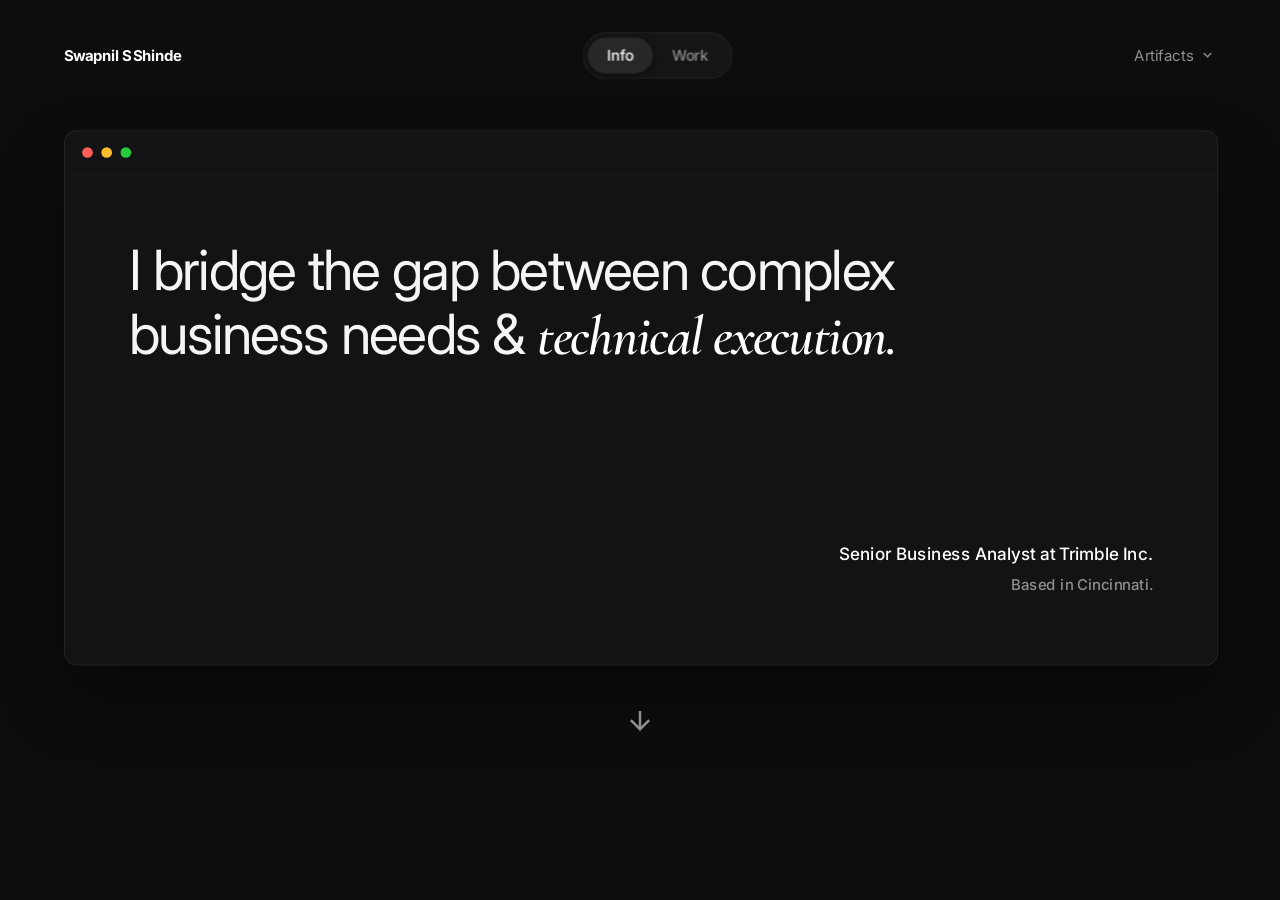
<file: index.html>
<!DOCTYPE html>
<html lang="en">
<head>
<meta charset="UTF-8">
<meta name="viewport" content="width=device-width, initial-scale=1.0">
<title>Swapnil Shinde Portfolio</title>
<link rel="stylesheet" href="styles.css">
<script src="scripts.js" defer></script>
</head>
<body>

<div id="scale-wrapper">
    <div class="portfolio-hero-container">
        
        <div id="nav-placeholder"></div>

        <div class="window-frame">
            <div class="window-header">
                <div class="window-dots">
                    <div class="dot dot-close"></div>
                    <div class="dot dot-min"></div>
                    <div class="dot dot-max"></div>
                </div>
            </div>
            
        

                <div class="window-content" style="overflow: hidden; position: relative;">
                
                <div id="main-info" style="transition: opacity 0.4s ease; height: 100%; display: flex; flex-direction: column; justify-content: space-between;">
                    <h1 class="headline">
                        I bridge the gap between complex business needs & <em>technical execution.</em>
                    </h1>
                    <div class="sub-details">
                        <div class="role-info">Senior Business Analyst at Trimble Inc.</div>
                        <div class="role-info" style="color: var(--text-grey); font-size: 14px;">Based in Cincinnati.</div>
                    </div>
                </div>

                <div id="about-overlay" class="about-overlay">
                    <div class="about-layout">
                        <div class="about-col">
                            <h2 style="margin: 0 0 15px 0; font-size: 28px; font-weight: 700;">About <em style="font-family: 'Cormorant Garamond', serif; font-style: italic; font-weight: 600;">Me</em>.</h2>
                           <p class="about-text">As an enterprise leader with 10+ years of deep engineering DNA, I specialize in transforming fragmented technical debt into scalable, high-performance global systems. I spent six years building core software frameworks from the ground up, and today, I lead cross-functional initiatives that modernize enterprise platforms and global supply chains. By designing systems that eliminate operational friction, I empower organizations to stop firefighting and start dominating their market. If your portfolio companies need a leader who translates executive vision into flawless execution, let’s connect.</p>
                        </div>
                        
                        <div class="about-col">
                            <h3 style="margin: 0 0 15px 0; font-size: 14px; text-transform: uppercase; letter-spacing: 1px; color: var(--text-grey);">Career Highlights</h3>
                            <ul class="highlight-list">
                                <li><strong>Strategic Architecture:</strong> Transforming legacy processes into high-efficiency automated workflows.</li>
                                <li><strong>SDLC Mastery:</strong> Expert in managing the full software development lifecycle and global system migrations.</li>
                                <li><strong>Data Integrity:</strong> Establishing best-practice protocols to eliminate risk during complex enterprise upgrades.</li>
                            </ul>

                            <h3 style="margin: 25px 0 15px 0; font-size: 14px; text-transform: uppercase; letter-spacing: 1px; color: var(--text-grey);">Top Skills</h3>
                            <div class="tools-wrapper">
                                <div class="tool-pill">Business Process Improvement</div>
                                <div class="tool-pill">Digital Transformation</div>
                                <div class="tool-pill">Agile & SDLC Management</div>
                                <div class="tool-pill">Data Integration</div>
                            </div>
                        </div>
                    </div>
                </div>

            </div>
        </div>

        <div class="scroll-arrow" id="reveal-about" style="cursor: pointer; z-index: 20; position: relative;">
            <span class="material-icons" id="arrow-icon" style="transition: transform 0.4s ease;">arrow_downward</span>
        </div>

    </div>
</div>

</body>
</html>
</file>
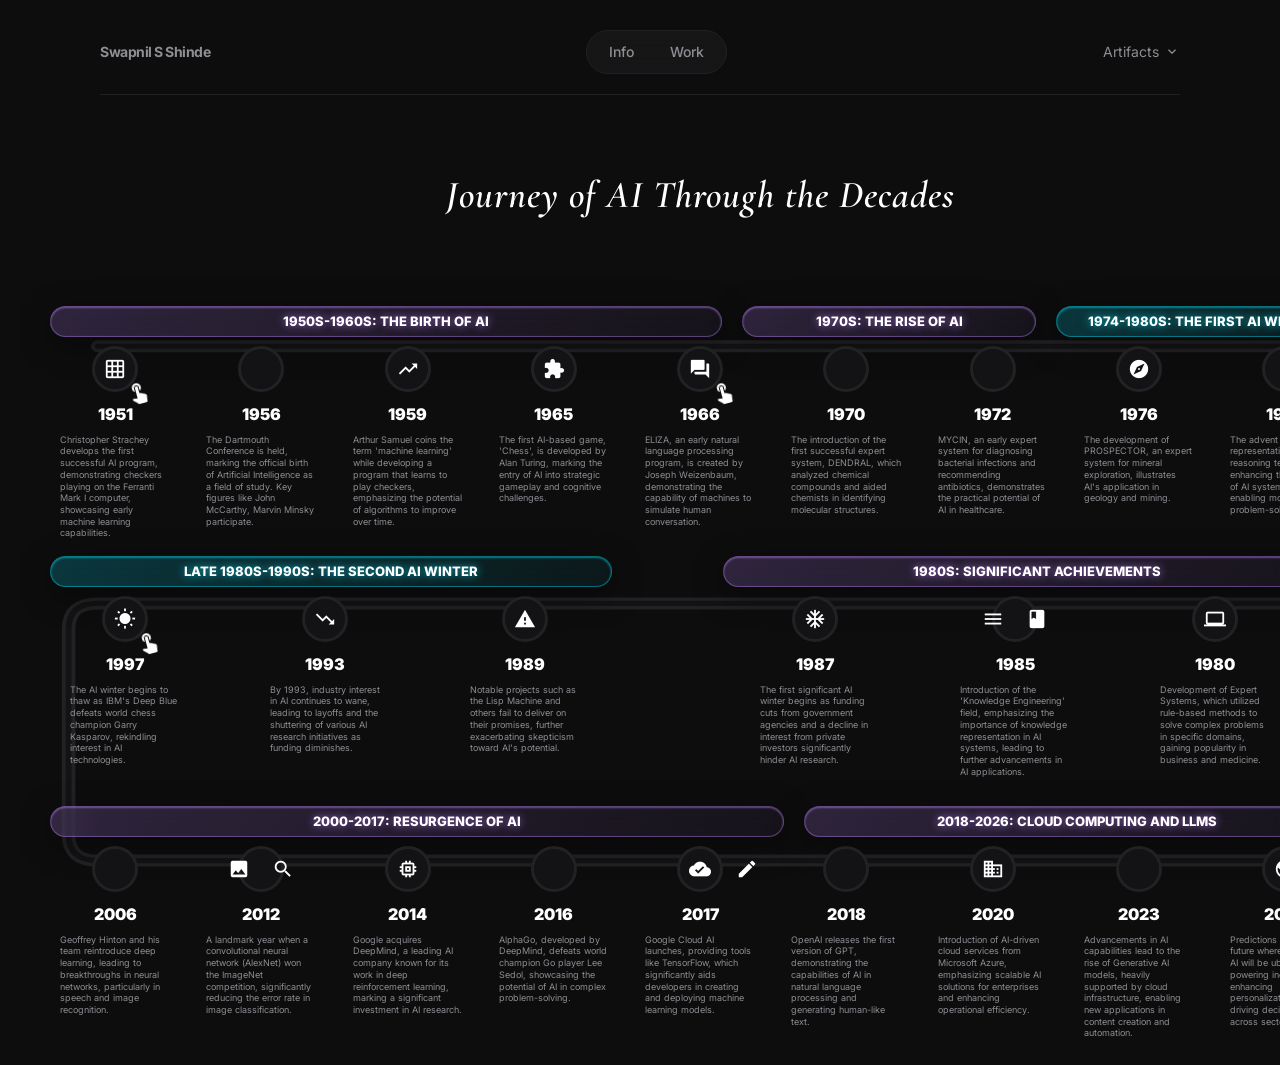
<file: artifact1.html>
<!DOCTYPE html>
<html lang="en">
<head>
<meta charset="UTF-8">
<meta name="viewport" content="width=device-width, initial-scale=1.0">
<title>AI Timeline Infographic</title>
<link rel="stylesheet" href="styles.css">
<script src="scripts.js" defer></script>
</head>
<body>

<!-- Global Navigation Wrapper -->
<div style="max-width: 1200px; margin: 0 auto; padding: 30px 60px; box-sizing: border-box;">
    <div id="nav-placeholder"></div>
</div>

<!-- Changed to a scrollable wrapper -->
<div class="timeline-scroll-wrapper">
    <div class="infographic-wrapper">
        <header class="timeline-header">
            <h1>Journey of AI Through the Decades</h1>
        </header>

        <div class="timeline-body">
            <svg class="background-path" viewBox="0 0 1400 700" preserveAspectRatio="none">
                <path d="M 80,82 L 1320,82 Q 1350,82 1350,112 L 1350,352 Q 1350,382 1320,382 L 80,382 Q 50,382 50,412 L 50,652 Q 50,682 80,682 L 1320,682" fill="none" stroke="#222224" stroke-width="14" stroke-linecap="round" />
                <path d="M 80,82 L 1320,82 Q 1350,82 1350,112 L 1350,352 Q 1350,382 1320,382 L 80,382 Q 50,382 50,412 L 50,652 Q 50,682 80,682 L 1320,682" fill="none" stroke="#131315" stroke-width="6" stroke-linecap="round" />
            </svg>

            <!-- ROW 1 -->
            <div class="row row-1">
                <div class="era-headers">
                    <div class="era-pill glass-standard" style="width: 50%;">1950s-1960s: THE BIRTH OF AI</div>
                    <div class="era-pill glass-standard" style="width: 20%;">1970s: THE RISE OF AI</div>
                    <div class="era-pill glass-winter" style="width: 20%;">1974-1980s: THE FIRST AI WINTER</div>
                </div>
                <div class="nodes-container">
                    <div class="node">
                        <div class="icon-circle"><span class="material-icons">grid_on</span><span class="material-icons cursor">touch_app</span></div>
                        <div class="year">1951</div>
                        <div class="desc">Christopher Strachey develops the first successful AI program, demonstrating checkers playing on the Ferranti Mark I computer, showcasing early machine learning capabilities.</div>
                    </div>
                    <div class="node">
                        <div class="icon-circle"><span class="material-icons">psychology</span></div>
                        <div class="year">1956</div>
                        <div class="desc">The Dartmouth Conference is held, marking the official birth of Artificial Intelligence as a field of study. Key figures like John McCarthy, Marvin Minsky participate.</div>
                    </div>
                    <div class="node">
                        <div class="icon-circle"><span class="material-icons">trending_up</span></div>
                        <div class="year">1959</div>
                        <div class="desc">Arthur Samuel coins the term 'machine learning' while developing a program that learns to play checkers, emphasizing the potential of algorithms to improve over time.</div>
                    </div>
                    <div class="node">
                        <div class="icon-circle"><span class="material-icons">extension</span></div>
                        <div class="year">1965</div>
                        <div class="desc">The first AI-based game, 'Chess', is developed by Alan Turing, marking the entry of AI into strategic gameplay and cognitive challenges.</div>
                    </div>
                    <div class="node">
                        <div class="icon-circle"><span class="material-icons">forum</span><span class="material-icons cursor">touch_app</span></div>
                        <div class="year">1966</div>
                        <div class="desc">ELIZA, an early natural language processing program, is created by Joseph Weizenbaum, demonstrating the capability of machines to simulate human conversation.</div>
                    </div>
                    <div class="node">
                        <div class="icon-circle"><span class="material-icons">science</span></div>
                        <div class="year">1970</div>
                        <div class="desc">The introduction of the first successful expert system, DENDRAL, which analyzed chemical compounds and aided chemists in identifying molecular structures.</div>
                    </div>
                    <div class="node">
                        <div class="icon-circle"><span class="material-icons">medical_services</span></div>
                        <div class="year">1972</div>
                        <div class="desc">MYCIN, an early expert system for diagnosing bacterial infections and recommending antibiotics, demonstrates the practical potential of AI in healthcare.</div>
                    </div>
                    <div class="node">
                        <div class="icon-circle"><span class="material-icons">explore</span></div>
                        <div class="year">1976</div>
                        <div class="desc">The development of PROSPECTOR, an expert system for mineral exploration, illustrates AI's application in geology and mining.</div>
                    </div>
                    <div class="node">
                        <div class="icon-circle"><span class="material-icons">account_tree</span></div>
                        <div class="year">1979</div>
                        <div class="desc">The advent of knowledge representation and reasoning techniques, enhancing the capabilities of AI systems and enabling more complex problem-solving.</div>
                    </div>
                </div>
            </div>

            <!-- ROW 2 -->
            <div class="row row-2">
                <div class="era-headers">
                    <div class="era-pill glass-winter" style="width: 40%;">LATE 1980s-1990s: THE SECOND AI WINTER</div>
                    <div class="era-pill glass-standard" style="width: 45%;">1980s: SIGNIFICANT ACHIEVEMENTS</div>
                </div>
                <div class="nodes-container" style="justify-content: flex-start; gap: 90px; padding-left: 10px;">
                    <div class="node">
                        <div class="icon-circle"><span class="material-icons">wb_sunny</span><span class="material-icons cursor">touch_app</span></div>
                        <div class="year">1997</div>
                        <div class="desc">The AI winter begins to thaw as IBM's Deep Blue defeats world chess champion Garry Kasparov, rekindling interest in AI technologies.</div>
                    </div>
                    <div class="node">
                        <div class="icon-circle"><span class="material-icons">trending_down</span></div>
                        <div class="year">1993</div>
                        <div class="desc">By 1993, industry interest in AI continues to wane, leading to layoffs and the shuttering of various AI research initiatives as funding diminishes.</div>
                    </div>
                    <div class="node">
                        <div class="icon-circle"><span class="material-icons">warning</span></div>
                        <div class="year">1989</div>
                        <div class="desc">Notable projects such as the Lisp Machine and others fail to deliver on their promises, further exacerbating skepticism toward AI's potential.</div>
                    </div>
                    <div class="node" style="margin-left: 90px;">
                        <div class="icon-circle"><span class="material-icons">ac_unit</span></div>
                        <div class="year">1987</div>
                        <div class="desc">The first significant AI winter begins as funding cuts from government agencies and a decline in interest from private investors significantly hinder AI research.</div>
                    </div>
                    <div class="node">
                        <div class="icon-circle"><span class="material-icons">menu_book</span></div>
                        <div class="year">1985</div>
                        <div class="desc">Introduction of the 'Knowledge Engineering' field, emphasizing the importance of knowledge representation in AI systems, leading to further advancements in AI applications.</div>
                    </div>
                    <div class="node">
                        <div class="icon-circle"><span class="material-icons">computer</span></div>
                        <div class="year">1980</div>
                        <div class="desc">Development of Expert Systems, which utilized rule-based methods to solve complex problems in specific domains, gaining popularity in business and medicine.</div>
                    </div>
                </div>
            </div>

            <!-- ROW 3 -->
            <div class="row row-3">
                <div class="era-headers">
                    <div class="era-pill glass-standard" style="width: 55%;">2000-2017: RESURGENCE OF AI</div>
                    <div class="era-pill glass-standard" style="width: 40%;">2018-2026: CLOUD COMPUTING AND LLMs</div>
                </div>
                <div class="nodes-container">
                    <div class="node">
                        <div class="icon-circle"><span class="material-icons">hub</span></div>
                        <div class="year">2006</div>
                        <div class="desc">Geoffrey Hinton and his team reintroduce deep learning, leading to breakthroughs in neural networks, particularly in speech and image recognition.</div>
                    </div>
                    <div class="node">
                        <div class="icon-circle"><span class="material-icons">image_search</span></div>
                        <div class="year">2012</div>
                        <div class="desc">A landmark year when a convolutional neural network (AlexNet) won the ImageNet competition, significantly reducing the error rate in image classification.</div>
                    </div>
                    <div class="node">
                        <div class="icon-circle"><span class="material-icons">memory</span></div>
                        <div class="year">2014</div>
                        <div class="desc">Google acquires DeepMind, a leading AI company known for its work in deep reinforcement learning, marking a significant investment in AI research.</div>
                    </div>
                    <div class="node">
                        <div class="icon-circle"><span class="material-icons">sports_esports</span></div>
                        <div class="year">2016</div>
                        <div class="desc">AlphaGo, developed by DeepMind, defeats world champion Go player Lee Sedol, showcasing the potential of AI in complex problem-solving.</div>
                    </div>
                    <div class="node">
                        <div class="icon-circle"><span class="material-icons">cloud_done</span></div>
                        <div class="year">2017</div>
                        <div class="desc">Google Cloud AI launches, providing tools like TensorFlow, which significantly aids developers in creating and deploying machine learning models.</div>
                    </div>
                    <div class="node">
                        <div class="icon-circle"><span class="material-icons">edit_document</span></div>
                        <div class="year">2018</div>
                        <div class="desc">OpenAI releases the first version of GPT, demonstrating the capabilities of AI in natural language processing and generating human-like text.</div>
                    </div>
                    <div class="node">
                        <div class="icon-circle"><span class="material-icons">domain</span></div>
                        <div class="year">2020</div>
                        <div class="desc">Introduction of AI-driven cloud services from Microsoft Azure, emphasizing scalable AI solutions for enterprises and enhancing operational efficiency.</div>
                    </div>
                    <div class="node">
                        <div class="icon-circle"><span class="material-icons">auto_awesome</span></div>
                        <div class="year">2023</div>
                        <div class="desc">Advancements in AI capabilities lead to the rise of Generative AI models, heavily supported by cloud infrastructure, enabling new applications in content creation and automation.</div>
                    </div>
                    <div class="node">
                        <div class="icon-circle"><span class="material-icons">public</span></div>
                        <div class="year">2026</div>
                        <div class="desc">Predictions indicate a future where cloud-based AI will be ubiquitous, powering industries, enhancing personalization, and driving decision-making across sectors.</div>
                    </div>
                </div>
            </div>
        </div>
    </div>
</div>

</body>
</html>
</file>
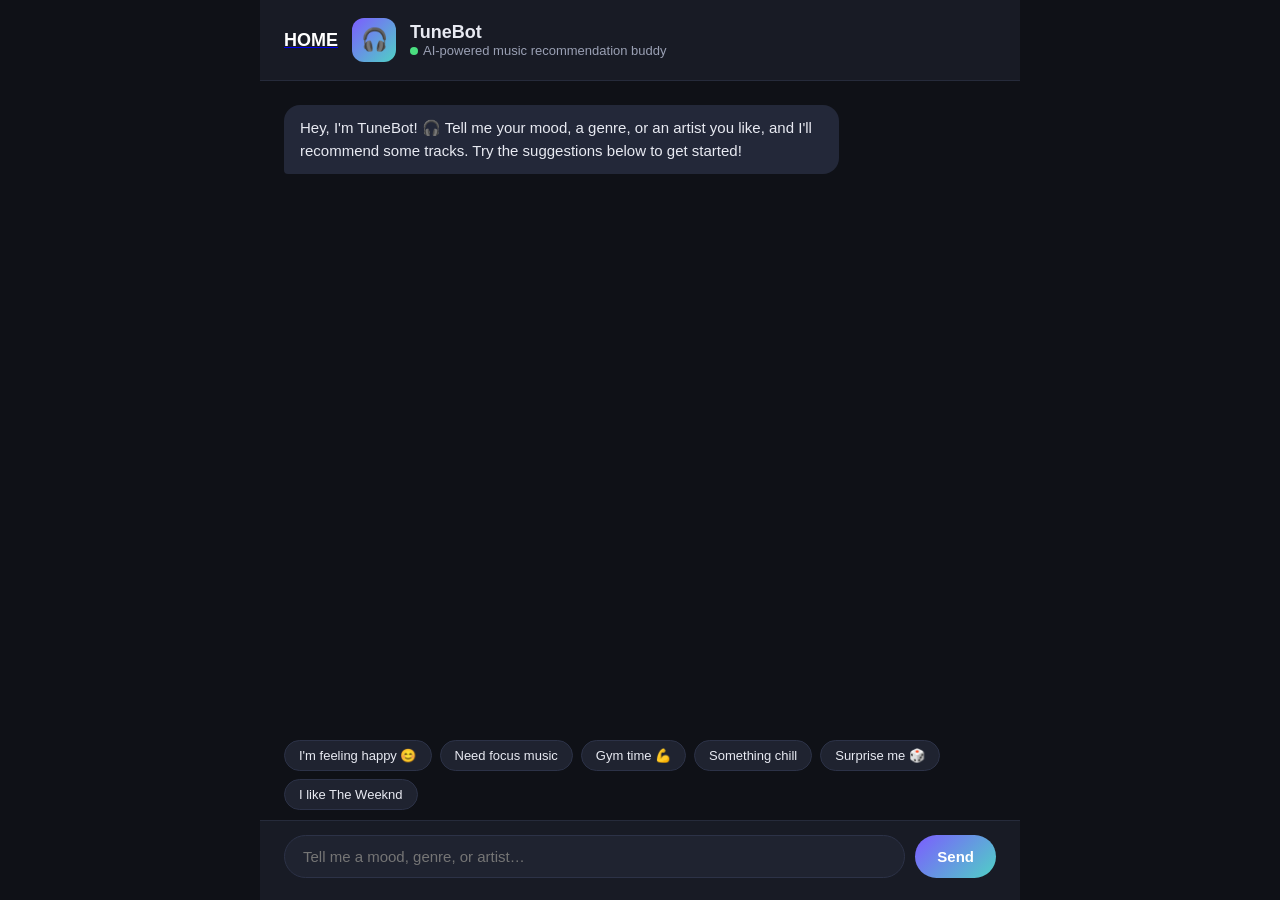
<file: artifact2.html>
<!DOCTYPE html>
<html lang="en">
<head>
<meta charset="UTF-8">
<meta name="viewport" content="width=device-width, initial-scale=1.0">
<title>TuneBot — Music Recommendation Chat</title>
<style>
  :root {
    --bg: #0f1117;
    --panel: #181b25;
    --panel-2: #1f2330;
    --accent: #7c5cff;
    --accent-2: #4fd1c5;
    --text: #e8eaf2;
    --muted: #9aa0b4;
    --user-bubble: #7c5cff;
    --bot-bubble: #232839;
    --radius: 16px;
  }
  * { margin: 0; padding: 0; box-sizing: border-box; }
  body {
    font-family: -apple-system, BlinkMacSystemFont, "Segoe UI", Roboto, sans-serif;
    background: var(--bg);
    color: var(--text);
    height: 100vh;
    display: flex;
    justify-content: center;
  }
  .app {
    width: 100%;
    max-width: 760px;
    height: 100vh;
    display: flex;
    flex-direction: column;
  }
  header {
    padding: 18px 24px;
    background: var(--panel);
    border-bottom: 1px solid #262b3b;
    display: flex;
    align-items: center;
    gap: 14px;
  }
  .logo {
    width: 44px; height: 44px;
    border-radius: 12px;
    background: linear-gradient(135deg, var(--accent), var(--accent-2));
    display: flex; align-items: center; justify-content: center;
    font-size: 22px;
  }
  header h1 { font-size: 18px; font-weight: 700; }
  header p { font-size: 13px; color: var(--muted); }
  .status-dot {
    width: 8px; height: 8px; border-radius: 50%;
    background: #4ade80; display: inline-block; margin-right: 5px;
  }
  #chat {
    flex: 1;
    overflow-y: auto;
    padding: 24px;
    display: flex;
    flex-direction: column;
    gap: 14px;
  }
  .msg {
    max-width: 78%;
    padding: 12px 16px;
    border-radius: var(--radius);
    line-height: 1.5;
    font-size: 15px;
    animation: pop .25s ease;
    white-space: pre-line;
  }
  @keyframes pop {
    from { opacity: 0; transform: translateY(8px); }
    to   { opacity: 1; transform: translateY(0); }
  }
  .bot { align-self: flex-start; background: var(--bot-bubble); border-bottom-left-radius: 4px; }
  .user { align-self: flex-end; background: var(--user-bubble); border-bottom-right-radius: 4px; }
  .song-card {
    align-self: flex-start;
    background: var(--panel-2);
    border: 1px solid #2c3247;
    border-radius: var(--radius);
    padding: 12px 16px;
    max-width: 78%;
    display: flex;
    gap: 12px;
    align-items: center;
    animation: pop .25s ease;
  }
  .song-art {
    width: 48px; height: 48px;
    border-radius: 10px;
    flex-shrink: 0;
    display: flex; align-items: center; justify-content: center;
    font-size: 22px;
  }
  .song-art img { width: 100%; height: 100%; border-radius: 10px; object-fit: cover; }
  .song-info { flex: 1; min-width: 0; }
  .song-info .title { font-weight: 600; font-size: 15px; }
  .song-info .artist { color: var(--muted); font-size: 13px; margin-top: 2px; }
  .song-info .tags { margin-top: 6px; display: flex; gap: 6px; flex-wrap: wrap; }
  .play-btn {
    flex-shrink: 0;
    background: #1db954;
    border: none;
    color: #fff;
    font-size: 13px;
    font-weight: 600;
    padding: 8px 14px;
    border-radius: 999px;
    cursor: pointer;
    transition: opacity .15s;
    white-space: nowrap;
  }
  .play-btn:hover { opacity: .85; }
  .play-btn:disabled { opacity: .5; cursor: default; }
  .embed-wrap {
    align-self: flex-start;
    width: 78%;
    max-width: 500px;
    border-radius: 14px;
    overflow: hidden;
    animation: pop .25s ease;
  }
  .embed-wrap iframe { display: block; width: 100%; height: 80px; border: 0; }
  .fallback-note {
    align-self: flex-start;
    font-size: 12px;
    color: var(--muted);
    margin-top: -6px;
  }
  .fallback-note a { color: #1db954; }
  .tag {
    font-size: 11px;
    background: rgba(124, 92, 255, .15);
    color: #b3a1ff;
    padding: 2px 8px;
    border-radius: 999px;
  }
  .typing {
    align-self: flex-start;
    background: var(--bot-bubble);
    border-radius: var(--radius);
    padding: 14px 18px;
    display: flex; gap: 5px;
  }
  .typing span {
    width: 7px; height: 7px; border-radius: 50%;
    background: var(--muted);
    animation: blink 1.2s infinite;
  }
  .typing span:nth-child(2) { animation-delay: .2s; }
  .typing span:nth-child(3) { animation-delay: .4s; }
  @keyframes blink { 0%, 80%, 100% { opacity: .3; } 40% { opacity: 1; } }
  .chips {
    display: flex;
    gap: 8px;
    padding: 0 24px 10px;
    flex-wrap: wrap;
  }
  .chip {
    background: var(--panel-2);
    border: 1px solid #2c3247;
    color: var(--text);
    padding: 7px 14px;
    border-radius: 999px;
    font-size: 13px;
    cursor: pointer;
    transition: all .15s;
  }
  .chip:hover { border-color: var(--accent); background: rgba(124, 92, 255, .12); }
  .input-bar {
    display: flex;
    gap: 10px;
    padding: 14px 24px 22px;
    background: var(--panel);
    border-top: 1px solid #262b3b;
  }
  #input {
    flex: 1;
    background: var(--panel-2);
    border: 1px solid #2c3247;
    border-radius: 999px;
    padding: 12px 18px;
    color: var(--text);
    font-size: 15px;
    outline: none;
  }
  #input:focus { border-color: var(--accent); }
  #send {
    background: linear-gradient(135deg, var(--accent), var(--accent-2));
    border: none;
    color: white;
    font-size: 15px;
    font-weight: 600;
    padding: 0 22px;
    border-radius: 999px;
    cursor: pointer;
    transition: opacity .15s;
  }
  #send:hover { opacity: .85; }
</style>
</head>
<body>
<div class="app">
  <header>
    <a href="index.html" class="nav-link" ><h1 style="color:white;text-decoration: none;">HOME</h1></a>
    <div class="logo">🎧</div>
    <div>
      <h1 style="">TuneBot</h1>
      <p><span class="status-dot"></span>AI-powered music recommendation buddy</p>
    </div>
  </header>
  

  <div id="chat"></div>

  <div class="chips" id="chips"></div>

  <div class="input-bar">
    <input id="input" type="text" placeholder="Tell me a mood, genre, or artist…" autocomplete="off">
    <button id="send">Send</button>
  </div>
</div>

<script>
// ---------- Song database ----------
const SONGS = [
  { title: "Blinding Lights", artist: "The Weeknd", moods: ["happy","party","workout"], genres: ["pop","synthwave"], emoji: "🌃", color: "#e11d48" },
  { title: "Levitating", artist: "Dua Lipa", moods: ["happy","party"], genres: ["pop","dance"], emoji: "🪩", color: "#8b5cf6" },
  { title: "Good as Hell", artist: "Lizzo", moods: ["happy","confident"], genres: ["pop","r&b"], emoji: "💅", color: "#f59e0b" },
  { title: "Walking on Sunshine", artist: "Katrina & The Waves", moods: ["happy"], genres: ["pop","rock"], emoji: "☀️", color: "#fbbf24" },
  { title: "Someone Like You", artist: "Adele", moods: ["sad","romantic"], genres: ["pop","ballad"], emoji: "💔", color: "#64748b" },
  { title: "Fix You", artist: "Coldplay", moods: ["sad","hopeful"], genres: ["rock","alternative"], emoji: "🌧️", color: "#3b82f6" },
  { title: "Hurt", artist: "Johnny Cash", moods: ["sad"], genres: ["country","rock"], emoji: "🥀", color: "#78716c" },
  { title: "drivers license", artist: "Olivia Rodrigo", moods: ["sad","nostalgic"], genres: ["pop","ballad"], emoji: "🚗", color: "#a78bfa" },
  { title: "Weightless", artist: "Marconi Union", moods: ["chill","focus","sleep"], genres: ["ambient"], emoji: "🫧", color: "#22d3ee" },
  { title: "Sunset Lover", artist: "Petit Biscuit", moods: ["chill"], genres: ["electronic","chillwave"], emoji: "🌅", color: "#fb923c" },
  { title: "Banana Pancakes", artist: "Jack Johnson", moods: ["chill","happy"], genres: ["acoustic","folk"], emoji: "🥞", color: "#a3e635" },
  { title: "Holocene", artist: "Bon Iver", moods: ["chill","sad","nostalgic"], genres: ["indie","folk"], emoji: "❄️", color: "#93c5fd" },
  { title: "Till I Collapse", artist: "Eminem", moods: ["workout","angry","confident"], genres: ["hip-hop","rap"], emoji: "🏋️", color: "#ef4444" },
  { title: "Stronger", artist: "Kanye West", moods: ["workout","confident"], genres: ["hip-hop","rap"], emoji: "🤖", color: "#f97316" },
  { title: "Eye of the Tiger", artist: "Survivor", moods: ["workout","confident"], genres: ["rock"], emoji: "🐯", color: "#eab308" },
  { title: "Physical", artist: "Dua Lipa", moods: ["workout","party"], genres: ["pop","dance"], emoji: "⚡", color: "#ec4899" },
  { title: "Clair de Lune", artist: "Debussy", moods: ["focus","chill","sleep"], genres: ["classical"], emoji: "🌙", color: "#818cf8" },
  { title: "Time", artist: "Hans Zimmer", moods: ["focus","epic"], genres: ["classical","soundtrack"], emoji: "⏳", color: "#6366f1" },
  { title: "Gymnopédie No.1", artist: "Erik Satie", moods: ["focus","chill"], genres: ["classical"], emoji: "🕊️", color: "#94a3b8" },
  { title: "Strobe", artist: "deadmau5", moods: ["focus","chill"], genres: ["edm","progressive house"], emoji: "🎛️", color: "#10b981" },
  { title: "One More Time", artist: "Daft Punk", moods: ["party","happy"], genres: ["edm","dance"], emoji: "🤘", color: "#f43f5e" },
  { title: "Titanium", artist: "David Guetta ft. Sia", moods: ["party","confident","workout"], genres: ["edm","dance"], emoji: "🛡️", color: "#0ea5e9" },
  { title: "Mr. Brightside", artist: "The Killers", moods: ["party","nostalgic"], genres: ["rock","indie"], emoji: "✨", color: "#d946ef" },
  { title: "Yeah!", artist: "Usher", moods: ["party"], genres: ["r&b","hip-hop"], emoji: "🔥", color: "#dc2626" },
  { title: "Perfect", artist: "Ed Sheeran", moods: ["romantic"], genres: ["pop","ballad"], emoji: "💞", color: "#fb7185" },
  { title: "All of Me", artist: "John Legend", moods: ["romantic"], genres: ["r&b","ballad"], emoji: "🎹", color: "#f472b6" },
  { title: "La Vie en Rose", artist: "Édith Piaf", moods: ["romantic","nostalgic"], genres: ["jazz","chanson"], emoji: "🌹", color: "#e879f9" },
  { title: "Adorn", artist: "Miguel", moods: ["romantic","chill"], genres: ["r&b"], emoji: "💫", color: "#c084fc" },
  { title: "Break Stuff", artist: "Limp Bizkit", moods: ["angry"], genres: ["rock","nu-metal"], emoji: "😤", color: "#b91c1c" },
  { title: "Killing in the Name", artist: "Rage Against the Machine", moods: ["angry","workout"], genres: ["rock","metal"], emoji: "🔊", color: "#991b1b" },
  { title: "Smells Like Teen Spirit", artist: "Nirvana", moods: ["angry","nostalgic"], genres: ["rock","grunge"], emoji: "🎸", color: "#57534e" },
  { title: "Take On Me", artist: "a-ha", moods: ["nostalgic","happy"], genres: ["pop","synthpop"], emoji: "📼", color: "#38bdf8" },
  { title: "September", artist: "Earth, Wind & Fire", moods: ["nostalgic","happy","party"], genres: ["funk","disco"], emoji: "🕺", color: "#fbbf24" },
  { title: "Dreams", artist: "Fleetwood Mac", moods: ["nostalgic","chill"], genres: ["rock","classic rock"], emoji: "🌀", color: "#a5b4fc" },
  { title: "So What", artist: "Miles Davis", moods: ["chill","focus"], genres: ["jazz"], emoji: "🎺", color: "#0d9488" },
  { title: "Take Five", artist: "Dave Brubeck", moods: ["chill","focus"], genres: ["jazz"], emoji: "🎷", color: "#14b8a6" },
  { title: "Feeling Good", artist: "Nina Simone", moods: ["confident","chill"], genres: ["jazz","soul"], emoji: "🖤", color: "#525252" },
  { title: "Dynamite", artist: "BTS", moods: ["happy","party"], genres: ["k-pop","pop"], emoji: "🧨", color: "#facc15" },
  { title: "Kill This Love", artist: "BLACKPINK", moods: ["confident","angry","party"], genres: ["k-pop","pop"], emoji: "💣", color: "#f9a8d4" },
  { title: "Ditto", artist: "NewJeans", moods: ["chill","nostalgic"], genres: ["k-pop","pop"], emoji: "🐰", color: "#bfdbfe" },
  { title: "Jolene", artist: "Dolly Parton", moods: ["sad","nostalgic"], genres: ["country"], emoji: "🤠", color: "#d97706" },
  { title: "Take Me Home, Country Roads", artist: "John Denver", moods: ["happy","nostalgic"], genres: ["country","folk"], emoji: "🛤️", color: "#84cc16" },
  { title: "Redbone", artist: "Childish Gambino", moods: ["chill","romantic"], genres: ["r&b","funk"], emoji: "🦇", color: "#7c2d12" },
  { title: "Nights", artist: "Frank Ocean", moods: ["chill","sad"], genres: ["r&b","alternative"], emoji: "🌊", color: "#0284c7" },
  { title: "HUMBLE.", artist: "Kendrick Lamar", moods: ["confident","workout"], genres: ["hip-hop","rap"], emoji: "👑", color: "#ca8a04" },
  { title: "Sicko Mode", artist: "Travis Scott", moods: ["party","workout"], genres: ["hip-hop","rap"], emoji: "🎢", color: "#7e22ce" },
  { title: "Lo-fi Beats to Study To", artist: "Various Artists", moods: ["focus","chill","sleep"], genres: ["lo-fi"], emoji: "📚", color: "#4b5563" },
  { title: "River Flows in You", artist: "Yiruma", moods: ["sleep","chill","romantic"], genres: ["classical","piano"], emoji: "🎼", color: "#60a5fa" },
];

// ---------- Keyword maps ----------
const MOOD_KEYWORDS = {
  happy: ["happy","joy","upbeat","cheerful","good mood","great","sunny","excited","fun"],
  sad: ["sad","down","depressed","cry","heartbroken","breakup","broke up","blue","lonely","miss"],
  chill: ["chill","relax","calm","laid back","mellow","unwind","cozy","easy"],
  workout: ["workout","gym","run","running","exercise","lift","pump","cardio","training"],
  focus: ["focus","study","studying","work","concentrate","coding","deep work","reading"],
  party: ["party","dance","dancing","club","turn up","celebrate","hype","friday","weekend"],
  romantic: ["romantic","love","date","valentine","crush","wedding","slow dance"],
  angry: ["angry","mad","rage","furious","frustrated","pissed","scream"],
  nostalgic: ["nostalgic","nostalgia","throwback","old school","memories","retro","childhood"],
  confident: ["confident","boss","power","strong","unstoppable","motivated","motivation"],
  sleep: ["sleep","sleepy","bed","night","insomnia","wind down","tired"],
};
const GENRE_KEYWORDS = {
  "pop": ["pop"], "rock": ["rock","metal","grunge","punk"], "hip-hop": ["hip hop","hip-hop","rap"],
  "jazz": ["jazz"], "classical": ["classical","piano","orchestra"], "edm": ["edm","electronic","house","techno"],
  "r&b": ["r&b","rnb","soul"], "indie": ["indie","alternative"], "country": ["country","folk"],
  "k-pop": ["kpop","k-pop","korean"], "lo-fi": ["lofi","lo-fi"], "funk": ["funk","disco"],
  "ambient": ["ambient"],
};

// ---------- Bot logic ----------
const recentlyRecommended = new Set();

function detect(text, map) {
  const found = [];
  const lower = text.toLowerCase();
  for (const [key, words] of Object.entries(map)) {
    if (words.some(w => lower.includes(w))) found.push(key);
  }
  return found;
}

function detectArtist(text) {
  const lower = text.toLowerCase();
  return SONGS.filter(s => lower.includes(s.artist.toLowerCase()));
}

function scoreSongs(moods, genres) {
  return SONGS
    .map(s => {
      let score = 0;
      moods.forEach(m => { if (s.moods.includes(m)) score += 2; });
      genres.forEach(g => { if (s.genres.some(x => x.includes(g) || g.includes(x))) score += 2; });
      if (recentlyRecommended.has(s.title)) score -= 3;
      return { song: s, score };
    })
    .filter(x => x.score > 0)
    .sort((a, b) => b.score - a.score || Math.random() - 0.5);
}

function pick(arr, n) {
  const out = arr.slice(0, n).map(x => x.song);
  out.forEach(s => recentlyRecommended.add(s.title));
  if (recentlyRecommended.size > 20) recentlyRecommended.clear();
  return out;
}

const GREETINGS = ["hi","hello","hey","yo","sup","hola"];
const THANKS = ["thank","thanks","thx","appreciate"];

function respond(text) {
  const lower = text.toLowerCase().trim();

  if (GREETINGS.some(g => lower === g || lower.startsWith(g + " ") || lower.startsWith(g + "!"))) {
    return { reply: "Hey there! 👋 Tell me how you're feeling, what you're doing, or a genre/artist you like — and I'll queue up some tracks for you." };
  }
  if (THANKS.some(t => lower.includes(t))) {
    return { reply: "Anytime! 🎶 Want more recs? Just throw me another mood or genre." };
  }
  if (lower.includes("surprise") || lower.includes("random") || lower.includes("anything")) {
    const shuffled = [...SONGS].sort(() => Math.random() - 0.5);
    return { reply: "Surprise mode activated! 🎲 Here's a grab bag for you:", songs: shuffled.slice(0, 3) };
  }

  const artistMatches = detectArtist(lower);
  const moods = detect(lower, MOOD_KEYWORDS);
  const genres = detect(lower, GENRE_KEYWORDS);

  if (artistMatches.length && !moods.length && !genres.length) {
    const seed = artistMatches[0];
    const similar = scoreSongs(seed.moods, seed.genres).filter(x => x.song.artist !== seed.artist);
    const recs = pick(similar, 3);
    if (recs.length) {
      return { reply: `Nice taste! If you like ${seed.artist}, you might vibe with these:`, songs: recs };
    }
  }

  if (moods.length || genres.length) {
    const recs = pick(scoreSongs(moods, genres), 3);
    if (recs.length) {
      const moodTxt = moods.length ? moods.join(" + ") : null;
      const genreTxt = genres.length ? genres.join(" + ") : null;
      const desc = [moodTxt, genreTxt].filter(Boolean).join(" · ");
      return { reply: `Got it — dialing in something for ${desc}. 🎯 Here's what I've got:`, songs: recs };
    }
  }

  return { reply: "Hmm, I didn't quite catch a vibe from that. 🤔 Try telling me:\n• A mood — \"I'm feeling sad\", \"need workout energy\"\n• A genre — \"some jazz please\", \"play me k-pop\"\n• An artist — \"I like Dua Lipa\"\n• Or just say \"surprise me\"!" };
}

// ---------- UI ----------
const chat = document.getElementById("chat");
const input = document.getElementById("input");
const sendBtn = document.getElementById("send");
const chipsEl = document.getElementById("chips");

const CHIP_SUGGESTIONS = ["I'm feeling happy 😊", "Need focus music", "Gym time 💪", "Something chill", "Surprise me 🎲", "I like The Weeknd"];
CHIP_SUGGESTIONS.forEach(c => {
  const btn = document.createElement("button");
  btn.className = "chip";
  btn.textContent = c;
  btn.onclick = () => { input.value = c; send(); };
  chipsEl.appendChild(btn);
});

function addMsg(text, who) {
  const div = document.createElement("div");
  div.className = "msg " + who;
  div.textContent = text;
  chat.appendChild(div);
  chat.scrollTop = chat.scrollHeight;
}

// ---------- LLM chat (Pollinations.ai — free, keyless) ----------
const chatHistory = [];
const CATALOG = SONGS.map(s => `${s.title} — ${s.artist} [${s.moods.join(",")}] [${s.genres.join(",")}]`).join("\n");
const SYSTEM_PROMPT = `You are TuneBot, a friendly music recommendation chatbot in a demo website.
You can ONLY recommend songs from this catalog (format: Title — Artist [moods] [genres]):

${CATALOG}

Respond with ONLY valid JSON, no markdown fences, in this exact shape:
{"reply": "your conversational reply", "songs": ["Exact Song Title", "Another Title"]}

Rules:
- "songs": 0 to 3 titles copied EXACTLY from the catalog that best fit the user's mood, activity, genre, or artist taste. Use [] if the user is just chatting or asking a question.
- If the user mentions an artist not in the catalog, pick the closest matches by vibe and say why.
- "reply" must be warm and short (under 50 words), at most one emoji, and must NOT list the song titles (they are shown as cards below your reply).`;

function extractJson(text) {
  try {
    const cleaned = text.replace(/```(json)?/g, "").trim();
    const start = cleaned.indexOf("{");
    const end = cleaned.lastIndexOf("}");
    if (start === -1 || end <= start) return null;
    return JSON.parse(cleaned.slice(start, end + 1));
  } catch { return null; }
}

function findSong(title) {
  const t = String(title).toLowerCase().replace(/\s+—.*$/, "").trim();
  return SONGS.find(s => s.title.toLowerCase() === t)
      || SONGS.find(s => t.includes(s.title.toLowerCase()) || s.title.toLowerCase().includes(t));
}

async function llmRespond(text) {
  const messages = [
    { role: "system", content: SYSTEM_PROMPT },
    ...chatHistory.slice(-10),
    { role: "user", content: text },
  ];
  const ctrl = new AbortController();
  const timer = setTimeout(() => ctrl.abort(), 20000);
  try {
    const res = await fetch("https://text.pollinations.ai/openai", {
      method: "POST",
      headers: { "Content-Type": "application/json" },
      body: JSON.stringify({ model: "openai", messages, temperature: 0.7 }),
      signal: ctrl.signal,
    });
    if (!res.ok) throw new Error("HTTP " + res.status);
    const data = await res.json();
    const content = (data.choices && data.choices[0] && data.choices[0].message && data.choices[0].message.content) || "";
    const parsed = extractJson(content);
    if (!parsed || typeof parsed.reply !== "string") throw new Error("unparseable");
    const songs = (Array.isArray(parsed.songs) ? parsed.songs : [])
      .map(findSong).filter(Boolean)
      .filter((s, i, a) => a.indexOf(s) === i)
      .slice(0, 3);
    songs.forEach(s => recentlyRecommended.add(s.title));
    return { reply: parsed.reply, songs };
  } finally {
    clearTimeout(timer);
  }
}

// ---------- Playback: iTunes (metadata/preview) + song.link (Spotify ID) ----------
function jsonp(url) {
  return new Promise((resolve, reject) => {
    const cb = "cb_" + Math.random().toString(36).slice(2);
    const script = document.createElement("script");
    const timer = setTimeout(() => cleanup(reject), 8000);
    function cleanup(fn) { clearTimeout(timer); delete window[cb]; script.remove(); fn(); }
    window[cb] = data => cleanup(() => resolve(data));
    script.onerror = () => cleanup(reject);
    script.src = url + "&callback=" + cb;
    document.body.appendChild(script);
  });
}

const itunesCache = {};
async function lookupItunes(song) {
  const key = song.title + "|" + song.artist;
  if (itunesCache[key]) return itunesCache[key];
  const q = encodeURIComponent(song.title + " " + song.artist);
  try {
    const data = await jsonp(`https://itunes.apple.com/search?term=${q}&media=music&entity=song&limit=1`);
    const r = data && data.results && data.results[0];
    if (r) itunesCache[key] = r;
    return r || null;
  } catch { return null; }
}

const spotifyCache = {};
async function resolveSpotifyId(song) {
  const key = song.title + "|" + song.artist;
  if (spotifyCache[key]) return spotifyCache[key];
  try { const saved = localStorage.getItem("sp_" + key); if (saved) { spotifyCache[key] = saved; return saved; } } catch {}
  const it = await lookupItunes(song);
  if (!it || !it.trackViewUrl) return null;
  const res = await fetch("https://api.song.link/v1-alpha.1/links?url=" + encodeURIComponent(it.trackViewUrl));
  if (!res.ok) return null;
  const data = await res.json();
  const sp = data.linksByPlatform && data.linksByPlatform.spotify;
  const m = sp && sp.url && sp.url.match(/track\/([A-Za-z0-9]+)/);
  const id = m ? m[1] : null;
  if (id) {
    spotifyCache[key] = id;
    try { localStorage.setItem("sp_" + key, id); } catch {}
  }
  return id;
}

let currentEmbed = null;
let previewAudio = null;

function showSpotifyEmbed(id, afterEl) {
  if (currentEmbed) currentEmbed.remove();
  if (previewAudio) { previewAudio.pause(); previewAudio = null; }
  const wrap = document.createElement("div");
  wrap.className = "embed-wrap";
  wrap.innerHTML = `<iframe src="https://open.spotify.com/embed/track/${id}?theme=0"
    allow="autoplay; clipboard-write; encrypted-media; fullscreen; picture-in-picture" loading="lazy"></iframe>`;
  afterEl.after(wrap);
  currentEmbed = wrap;
  chat.scrollTop = chat.scrollHeight;
}

function playFallbackPreview(song, it, afterEl) {
  if (currentEmbed) { currentEmbed.remove(); currentEmbed = null; }
  if (previewAudio) { previewAudio.pause(); previewAudio = null; }
  const note = document.createElement("div");
  note.className = "fallback-note";
  const searchUrl = "https://open.spotify.com/search/" + encodeURIComponent(song.title + " " + song.artist);
  if (it && it.previewUrl) {
    previewAudio = new Audio(it.previewUrl);
    previewAudio.play().catch(() => {});
    note.innerHTML = `▶ Playing 30s preview · <a href="${searchUrl}" target="_blank">Open in Spotify</a>`;
  } else {
    note.innerHTML = `Couldn't load a preview · <a href="${searchUrl}" target="_blank">Open in Spotify</a>`;
  }
  afterEl.after(note);
  chat.scrollTop = chat.scrollHeight;
}

async function playSong(song, card, btn) {
  btn.disabled = true;
  const orig = btn.textContent;
  btn.textContent = "Loading…";
  try {
    const id = await resolveSpotifyId(song);
    if (id) {
      showSpotifyEmbed(id, card);
      btn.textContent = "▶ Spotify";
    } else {
      playFallbackPreview(song, await lookupItunes(song), card);
      btn.textContent = orig;
    }
  } catch {
    playFallbackPreview(song, itunesCache[song.title + "|" + song.artist], card);
    btn.textContent = orig;
  }
  btn.disabled = false;
}

function addSongCard(song) {
  const card = document.createElement("div");
  card.className = "song-card";
  card.innerHTML = `
    <div class="song-art" style="background:${song.color}22; border:1px solid ${song.color}55">${song.emoji}</div>
    <div class="song-info">
      <div class="title">${song.title}</div>
      <div class="artist">${song.artist}</div>
      <div class="tags">${[...song.moods.slice(0,2), ...song.genres.slice(0,2)].map(t => `<span class="tag">${t}</span>`).join("")}</div>
    </div>
    <button class="play-btn">▶ Play</button>`;
  const btn = card.querySelector(".play-btn");
  btn.onclick = () => playSong(song, card, btn);
  chat.appendChild(card);
  chat.scrollTop = chat.scrollHeight;
  // Swap emoji for real album art when available
  lookupItunes(song).then(it => {
    if (it && it.artworkUrl100) {
      const art = card.querySelector(".song-art");
      art.innerHTML = `<img src="${it.artworkUrl100}" alt="">`;
      art.style.border = "none";
    }
  });
}

function showTyping() {
  const t = document.createElement("div");
  t.className = "typing";
  t.id = "typing";
  t.innerHTML = "<span></span><span></span><span></span>";
  chat.appendChild(t);
  chat.scrollTop = chat.scrollHeight;
}
function hideTyping() {
  const t = document.getElementById("typing");
  if (t) t.remove();
}

async function send() {
  const text = input.value.trim();
  if (!text) return;
  addMsg(text, "user");
  input.value = "";
  showTyping();
  let result = null;
  try { result = await llmRespond(text); } catch { /* fall back below */ }
  if (!result) result = respond(text); // rule-based fallback (offline / API down)
  hideTyping();
  chatHistory.push({ role: "user", content: text });
  chatHistory.push({ role: "assistant", content: JSON.stringify({ reply: result.reply, songs: (result.songs || []).map(s => s.title) }) });
  if (chatHistory.length > 20) chatHistory.splice(0, chatHistory.length - 20);
  addMsg(result.reply, "bot");
  if (result.songs) result.songs.forEach((s, i) => setTimeout(() => addSongCard(s), 150 * (i + 1)));
}

sendBtn.onclick = send;
input.addEventListener("keydown", e => { if (e.key === "Enter") send(); });

// Welcome message
setTimeout(() => {
  addMsg("Hey, I'm TuneBot! 🎧 Tell me your mood, a genre, or an artist you like, and I'll recommend some tracks. Try the suggestions below to get started!", "bot");
}, 300);
</script>
</body>
</html>
</file>
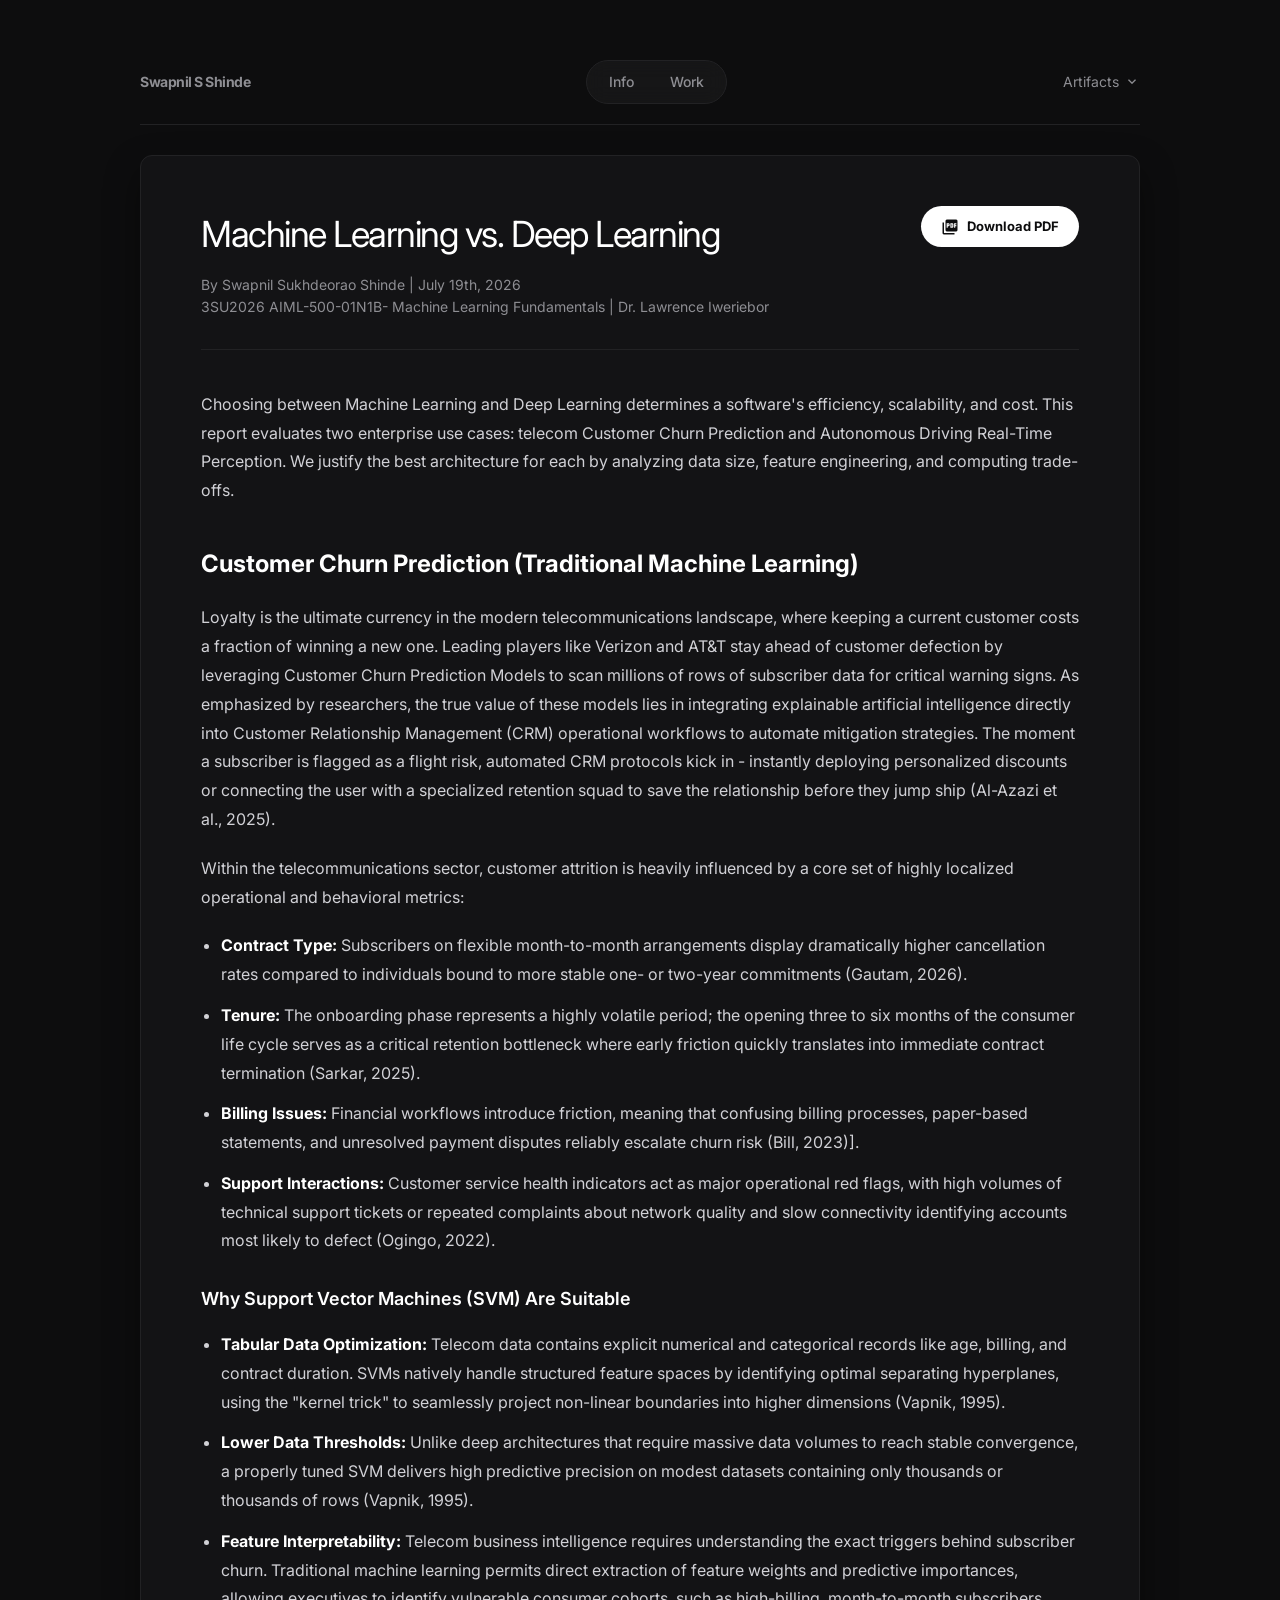
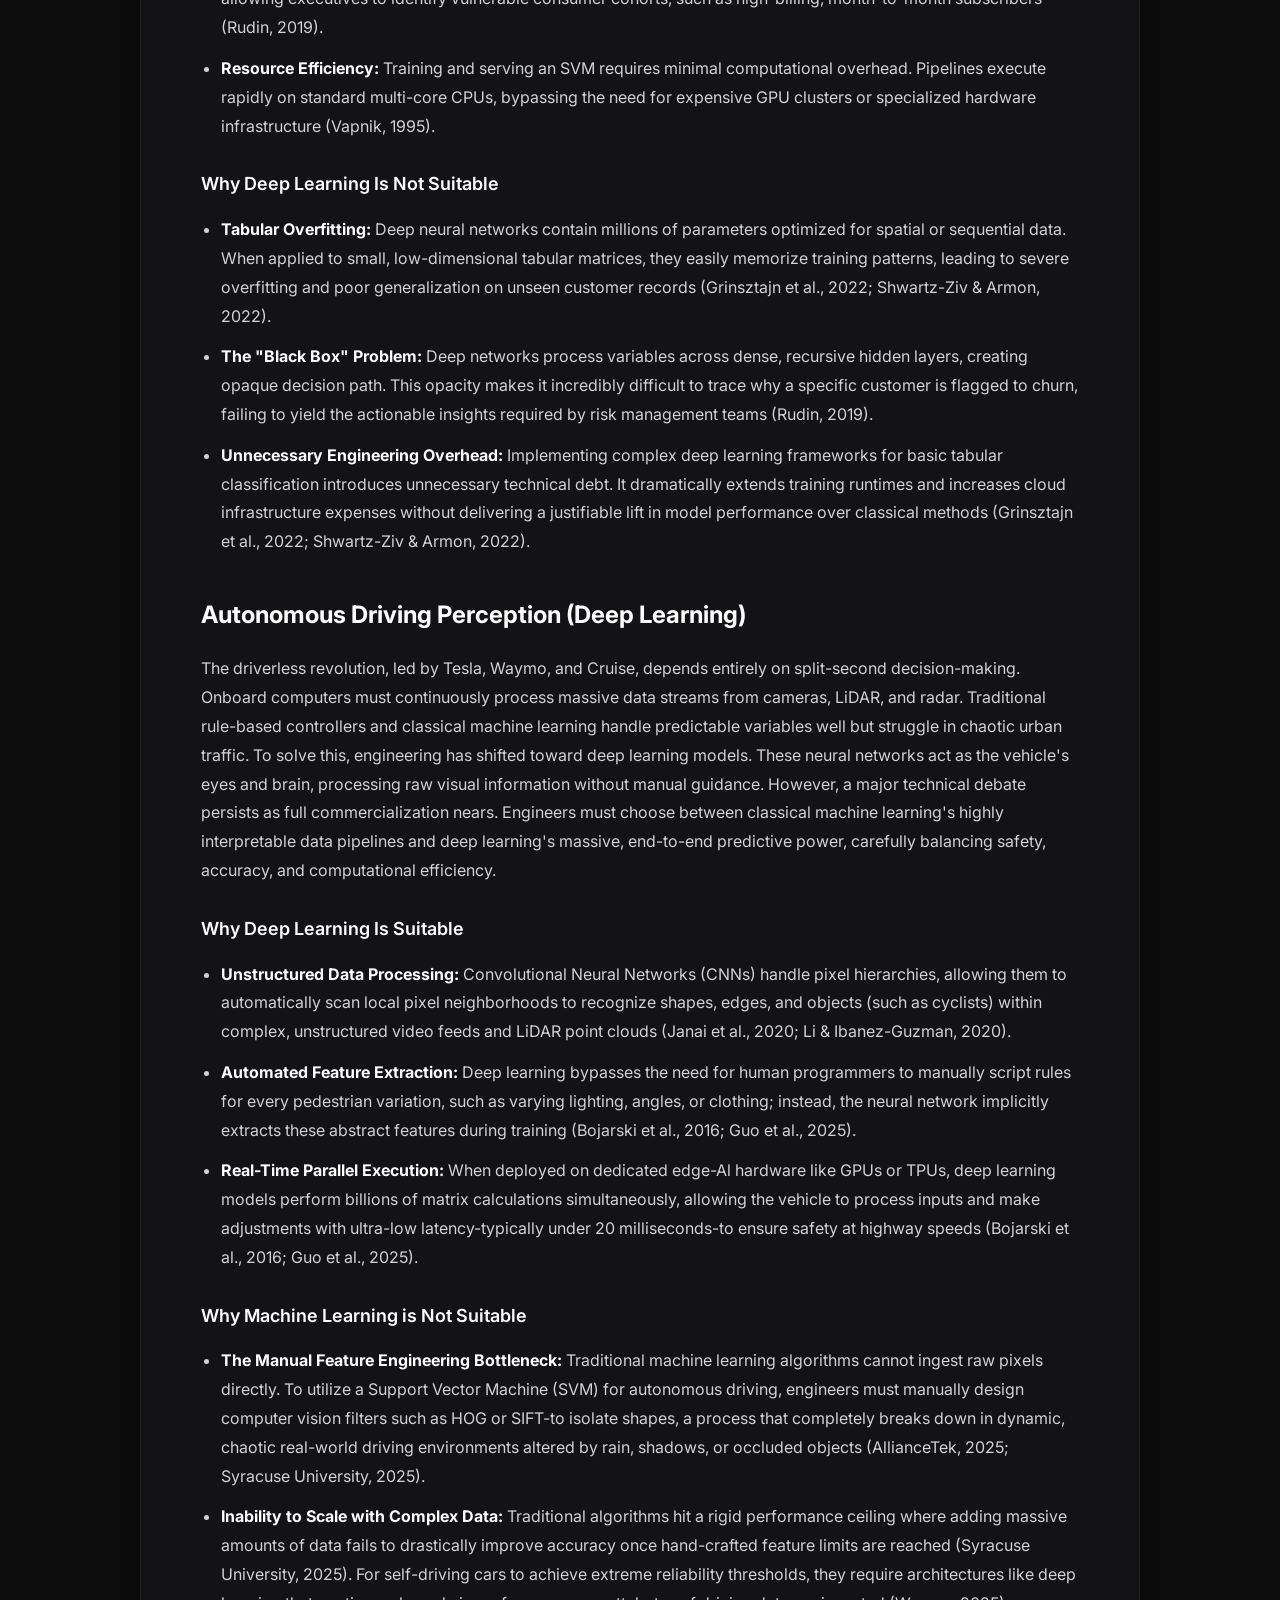
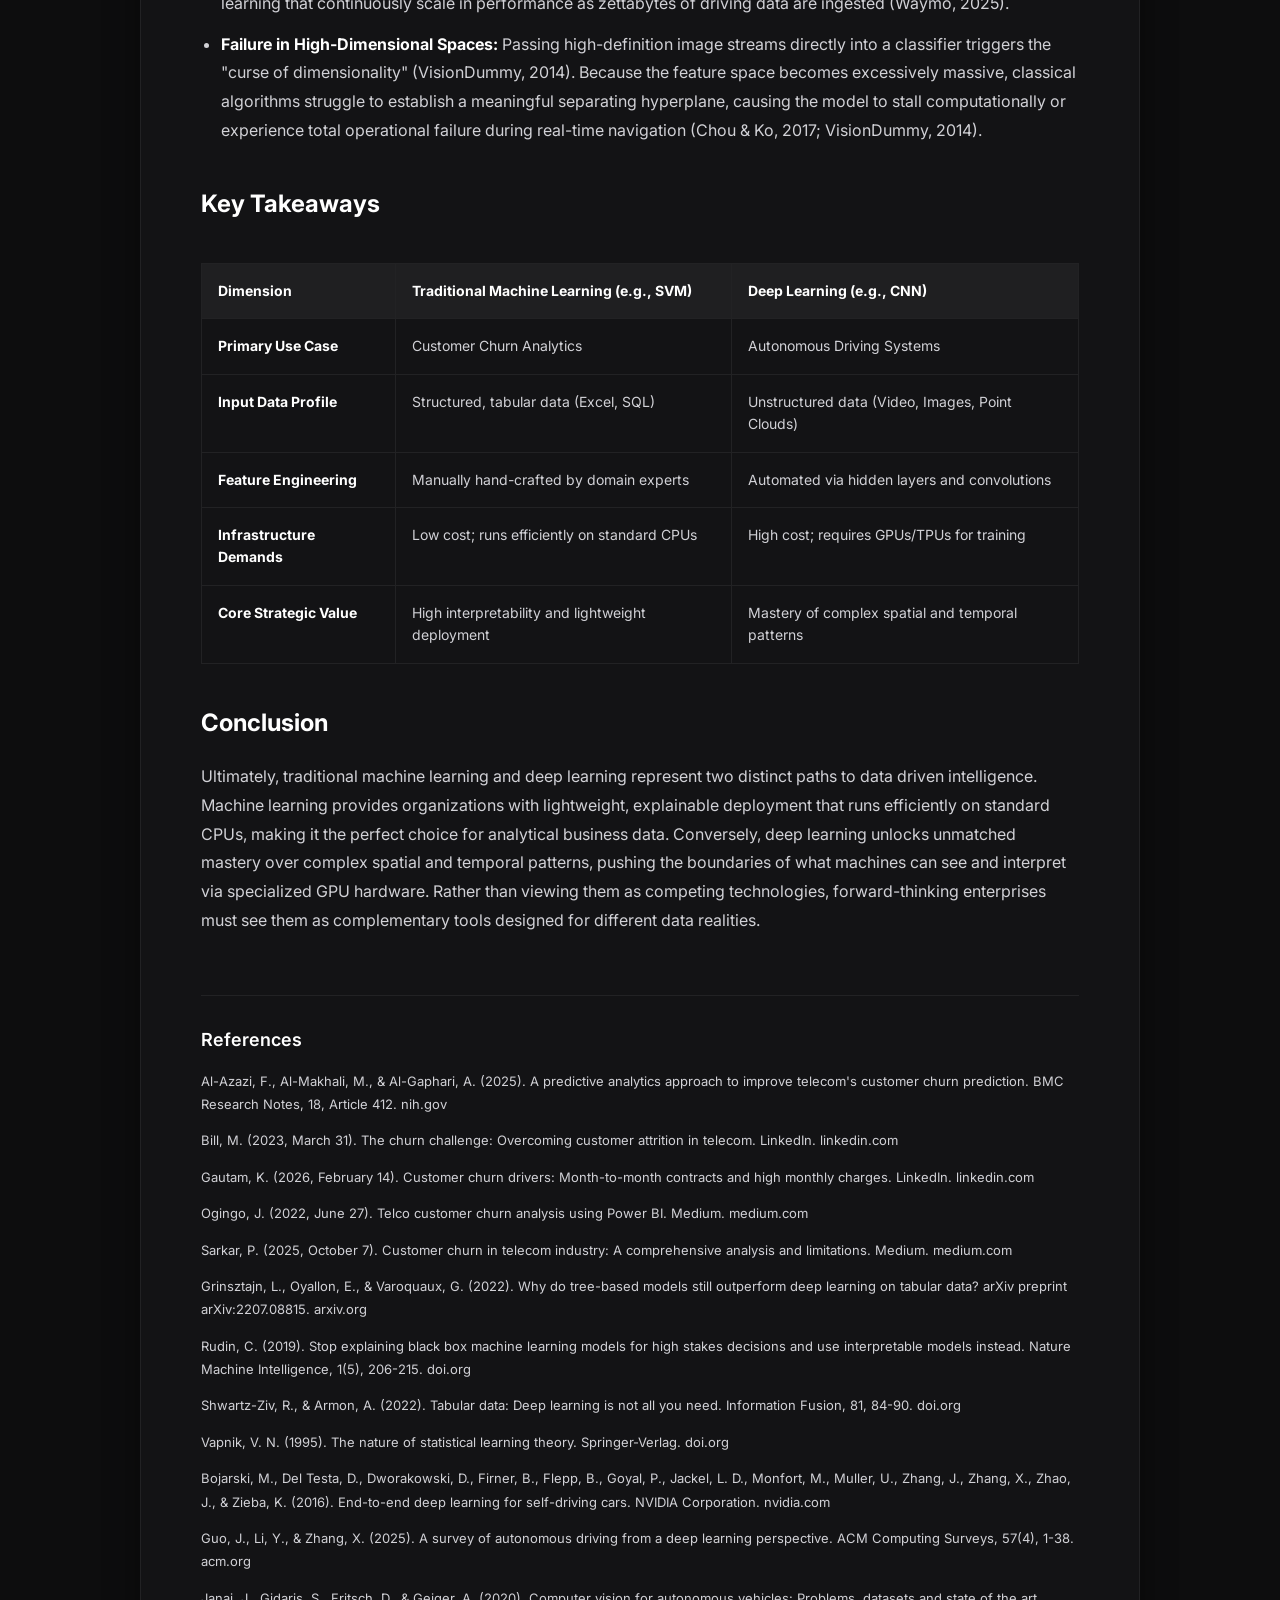
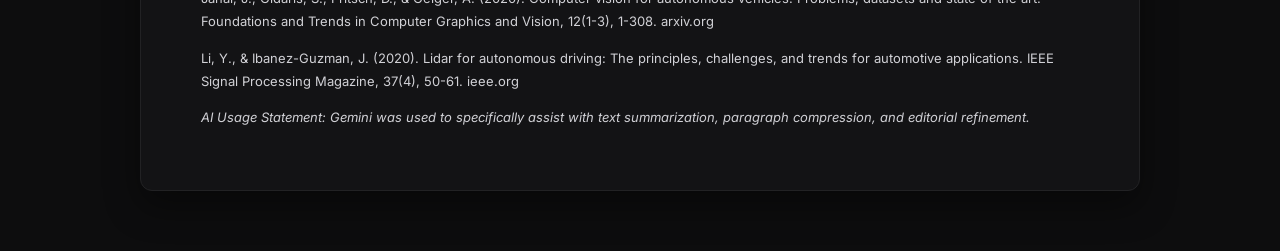
<file: artifact3.html>
<!DOCTYPE html>
<html lang="en">
<head>
<meta charset="UTF-8">
<meta name="viewport" content="width=device-width, initial-scale=1.0">
<title>ML vs. Deep Learning Report</title>
<link rel="stylesheet" href="styles.css">
<script src="scripts.js" defer></script>
</head>
<body>

<div class="container" style="max-width: 1000px;">
    
    <div id="nav-placeholder"></div>

    <div class="article-container">
        
        <div class="article-header">
            <div>
                <h1 class="page-title" style="margin-bottom: 5px; font-size: 36px;">Machine Learning vs. Deep Learning</h1>
                <div class="article-meta">
                    By Swapnil Sukhdeorao Shinde | July 19th, 2026 <br>
                    3SU2026 AIML-500-01N1B- Machine Learning Fundamentals | Dr. Lawrence Iweriebor 
                </div>
            </div>
            
            <a href="Machine_Learning_vs_Deep_Learning.pdf" download class="download-btn">
                <span class="material-icons" style="font-size: 18px;">picture_as_pdf</span> Download PDF
            </a>
        </div>

        <div class="article-content">
            <p>Choosing between Machine Learning and Deep Learning determines a software's efficiency, scalability, and cost. This report evaluates two enterprise use cases: telecom Customer Churn Prediction and Autonomous Driving Real-Time Perception. We justify the best architecture for each by analyzing data size, feature engineering, and computing trade-offs.</p>

            <h2>Customer Churn Prediction (Traditional Machine Learning) </h2>
            <p>Loyalty is the ultimate currency in the modern telecommunications landscape, where keeping a current customer costs a fraction of winning a new one. Leading players like Verizon and AT&T stay ahead of customer defection by leveraging Customer Churn Prediction Models to scan millions of rows of subscriber data for critical warning signs. As emphasized by researchers, the true value of these models lies in integrating explainable artificial intelligence directly into Customer Relationship Management (CRM) operational workflows to automate mitigation strategies. The moment a subscriber is flagged as a flight risk, automated CRM protocols kick in - instantly deploying personalized discounts or connecting the user with a specialized retention squad to save the relationship before they jump ship (Al-Azazi et al., 2025).</p>

            <p>Within the telecommunications sector, customer attrition is heavily influenced by a core set of highly localized operational and behavioral metrics:</p>
            <ul>
                <li><strong>Contract Type:</strong> Subscribers on flexible month-to-month arrangements display dramatically higher cancellation rates compared to individuals bound to more stable one- or two-year commitments (Gautam, 2026).</li>
                <li><strong>Tenure:</strong> The onboarding phase represents a highly volatile period; the opening three to six months of the consumer life cycle serves as a critical retention bottleneck where early friction quickly translates into immediate contract termination (Sarkar, 2025).</li>
                <li><strong>Billing Issues:</strong> Financial workflows introduce friction, meaning that confusing billing processes, paper-based statements, and unresolved payment disputes reliably escalate churn risk (Bill, 2023)].</li>
                <li><strong>Support Interactions:</strong> Customer service health indicators act as major operational red flags, with high volumes of technical support tickets or repeated complaints about network quality and slow connectivity identifying accounts most likely to defect (Ogingo, 2022).</li>
            </ul>

            <h3>Why Support Vector Machines (SVM) Are Suitable </h3>
            <ul>
                <li><strong>Tabular Data Optimization:</strong> Telecom data contains explicit numerical and categorical records like age, billing, and contract duration. SVMs natively handle structured feature spaces by identifying optimal separating hyperplanes, using the "kernel trick" to seamlessly project non-linear boundaries into higher dimensions (Vapnik, 1995).</li>
                <li><strong>Lower Data Thresholds:</strong> Unlike deep architectures that require massive data volumes to reach stable convergence, a properly tuned SVM delivers high predictive precision on modest datasets containing only thousands or thousands of rows (Vapnik, 1995).</li>
                <li><strong>Feature Interpretability:</strong> Telecom business intelligence requires understanding the exact triggers behind subscriber churn. Traditional machine learning permits direct extraction of feature weights and predictive importances, allowing executives to identify vulnerable consumer cohorts, such as high-billing, month-to-month subscribers (Rudin, 2019).</li>
                <li><strong>Resource Efficiency:</strong> Training and serving an SVM requires minimal computational overhead. Pipelines execute rapidly on standard multi-core CPUs, bypassing the need for expensive GPU clusters or specialized hardware infrastructure (Vapnik, 1995).</li>
            </ul>

            <h3>Why Deep Learning Is Not Suitable </h3>
            <ul>
                <li><strong>Tabular Overfitting:</strong> Deep neural networks contain millions of parameters optimized for spatial or sequential data. When applied to small, low-dimensional tabular matrices, they easily memorize training patterns, leading to severe overfitting and poor generalization on unseen customer records (Grinsztajn et al., 2022; Shwartz-Ziv & Armon, 2022).</li>
                <li><strong>The "Black Box" Problem:</strong> Deep networks process variables across dense, recursive hidden layers, creating opaque decision path. This opacity makes it incredibly difficult to trace why a specific customer is flagged to churn, failing to yield the actionable insights required by risk management teams (Rudin, 2019).</li>
                <li><strong>Unnecessary Engineering Overhead:</strong> Implementing complex deep learning frameworks for basic tabular classification introduces unnecessary technical debt. It dramatically extends training runtimes and increases cloud infrastructure expenses without delivering a justifiable lift in model performance over classical methods (Grinsztajn et al., 2022; Shwartz-Ziv & Armon, 2022).</li>
            </ul>

            <h2>Autonomous Driving Perception (Deep Learning)</h2>
            <p>The driverless revolution, led by Tesla, Waymo, and Cruise, depends entirely on split-second decision-making. Onboard computers must continuously process massive data streams from cameras, LiDAR, and radar. Traditional rule-based controllers and classical machine learning handle predictable variables well but struggle in chaotic urban traffic. To solve this, engineering has shifted toward deep learning models. These neural networks act as the vehicle's eyes and brain, processing raw visual information without manual guidance. However, a major technical debate persists as full commercialization nears. Engineers must choose between classical machine learning's highly interpretable data pipelines and deep learning's massive, end-to-end predictive power, carefully balancing safety, accuracy, and computational efficiency.</p>

            <h3>Why Deep Learning Is Suitable </h3>
            <ul>
                <li><strong>Unstructured Data Processing:</strong> Convolutional Neural Networks (CNNs) handle pixel hierarchies, allowing them to automatically scan local pixel neighborhoods to recognize shapes, edges, and objects (such as cyclists) within complex, unstructured video feeds and LiDAR point clouds (Janai et al., 2020; Li & Ibanez-Guzman, 2020).</li>
                <li><strong>Automated Feature Extraction:</strong> Deep learning bypasses the need for human programmers to manually script rules for every pedestrian variation, such as varying lighting, angles, or clothing; instead, the neural network implicitly extracts these abstract features during training (Bojarski et al., 2016; Guo et al., 2025).</li>
                <li><strong>Real-Time Parallel Execution:</strong> When deployed on dedicated edge-Al hardware like GPUs or TPUs, deep learning models perform billions of matrix calculations simultaneously, allowing the vehicle to process inputs and make adjustments with ultra-low latency-typically under 20 milliseconds-to ensure safety at highway speeds (Bojarski et al., 2016; Guo et al., 2025).</li>
            </ul>

            <h3>Why Machine Learning is Not Suitable </h3>
            <ul>
                <li><strong>The Manual Feature Engineering Bottleneck:</strong> Traditional machine learning algorithms cannot ingest raw pixels directly. To utilize a Support Vector Machine (SVM) for autonomous driving, engineers must manually design computer vision filters such as HOG or SIFT-to isolate shapes, a process that completely breaks down in dynamic, chaotic real-world driving environments altered by rain, shadows, or occluded objects (AllianceTek, 2025; Syracuse University, 2025).</li>
                <li><strong>Inability to Scale with Complex Data:</strong> Traditional algorithms hit a rigid performance ceiling where adding massive amounts of data fails to drastically improve accuracy once hand-crafted feature limits are reached (Syracuse University, 2025). For self-driving cars to achieve extreme reliability thresholds, they require architectures like deep learning that continuously scale in performance as zettabytes of driving data are ingested (Waymo, 2025).</li>
                <li><strong>Failure in High-Dimensional Spaces:</strong> Passing high-definition image streams directly into a classifier triggers the "curse of dimensionality" (VisionDummy, 2014). Because the feature space becomes excessively massive, classical algorithms struggle to establish a meaningful separating hyperplane, causing the model to stall computationally or experience total operational failure during real-time navigation (Chou & Ko, 2017; VisionDummy, 2014).</li>
            </ul>

            <h2>Key Takeaways </h2>
            
            <table class="report-table">
                <thead>
                    <tr>
                        <th>Dimension </th>
                        <th>Traditional Machine Learning (e.g., SVM)</th>
                        <th>Deep Learning (e.g., CNN) </th>
                    </tr>
                </thead>
                <tbody>
                    <tr>
                        <td><strong>Primary Use Case</strong> </td>
                        <td>Customer Churn Analytics </td>
                        <td>Autonomous Driving Systems </td>
                    </tr>
                    <tr>
                        <td><strong>Input Data Profile</strong> </td>
                        <td>Structured, tabular data (Excel, SQL)</td>
                        <td>Unstructured data (Video, Images, Point Clouds) </td>
                    </tr>
                    <tr>
                        <td><strong>Feature Engineering</strong> </td>
                        <td>Manually hand-crafted by domain experts </td>
                        <td>Automated via hidden layers and convolutions </td>
                    </tr>
                    <tr>
                        <td><strong>Infrastructure Demands</strong> </td>
                        <td>Low cost; runs efficiently on standard CPUs </td>
                        <td>High cost; requires GPUs/TPUs for training </td>
                    </tr>
                    <tr>
                        <td><strong>Core Strategic Value</strong> </td>
                        <td>High interpretability and lightweight deployment</td>
                        <td>Mastery of complex spatial and temporal patterns </td>
                    </tr>
                </tbody>
            </table>

            <h2>Conclusion </h2>
            <p>Ultimately, traditional machine learning and deep learning represent two distinct paths to data driven intelligence. Machine learning provides organizations with lightweight, explainable deployment that runs efficiently on standard CPUs, making it the perfect choice for analytical business data. Conversely, deep learning unlocks unmatched mastery over complex spatial and temporal patterns, pushing the boundaries of what machines can see and interpret via specialized GPU hardware. Rather than viewing them as competing technologies, forward-thinking enterprises must see them as complementary tools designed for different data realities.</p>

            <div class="references">
                <h3 style="margin-top: 0;">References </h3>
                <p>Al-Azazi, F., Al-Makhali, M., & Al-Gaphari, A. (2025). A predictive analytics approach to improve telecom's customer churn prediction. BMC Research Notes, 18, Article 412. nih.gov </p>
                <p>Bill, M. (2023, March 31). The churn challenge: Overcoming customer attrition in telecom. LinkedIn. linkedin.com </p>
                <p>Gautam, K. (2026, February 14). Customer churn drivers: Month-to-month contracts and high monthly charges. LinkedIn. linkedin.com </p>
                <p>Ogingo, J. (2022, June 27). Telco customer churn analysis using Power BI. Medium. medium.com </p>
                <p>Sarkar, P. (2025, October 7). Customer churn in telecom industry: A comprehensive analysis and limitations. Medium. medium.com </p>
                <p>Grinsztajn, L., Oyallon, E., & Varoquaux, G. (2022). Why do tree-based models still outperform deep learning on tabular data? arXiv preprint arXiv:2207.08815. arxiv.org </p>
                <p>Rudin, C. (2019). Stop explaining black box machine learning models for high stakes decisions and use interpretable models instead. Nature Machine Intelligence, 1(5), 206-215. doi.org </p>
                <p>Shwartz-Ziv, R., & Armon, A. (2022). Tabular data: Deep learning is not all you need. Information Fusion, 81, 84-90. doi.org </p>
                <p>Vapnik, V. N. (1995). The nature of statistical learning theory. Springer-Verlag. doi.org </p>
                <p>Bojarski, M., Del Testa, D., Dworakowski, D., Firner, B., Flepp, B., Goyal, P., Jackel, L. D., Monfort, M., Muller, U., Zhang, J., Zhang, X., Zhao, J., & Zieba, K. (2016). End-to-end deep learning for self-driving cars. NVIDIA Corporation. nvidia.com </p>
                <p>Guo, J., Li, Y., & Zhang, X. (2025). A survey of autonomous driving from a deep learning perspective. ACM Computing Surveys, 57(4), 1-38. acm.org </p>
                <p>Janai, J., Gidaris, S., Fritsch, D., & Geiger, A. (2020). Computer vision for autonomous vehicles: Problems, datasets and state of the art. Foundations and Trends in Computer Graphics and Vision, 12(1-3), 1-308. arxiv.org </p>
                <p>Li, Y., & Ibanez-Guzman, J. (2020). Lidar for autonomous driving: The principles, challenges, and trends for automotive applications. IEEE Signal Processing Magazine, 37(4), 50-61. ieee.org </p>
                <p><em>AI Usage Statement: Gemini was used to specifically assist with text summarization, paragraph compression, and editorial refinement. </em></p>
            </div>

        </div>
    </div>

</div>

</body>
</html>
</file>
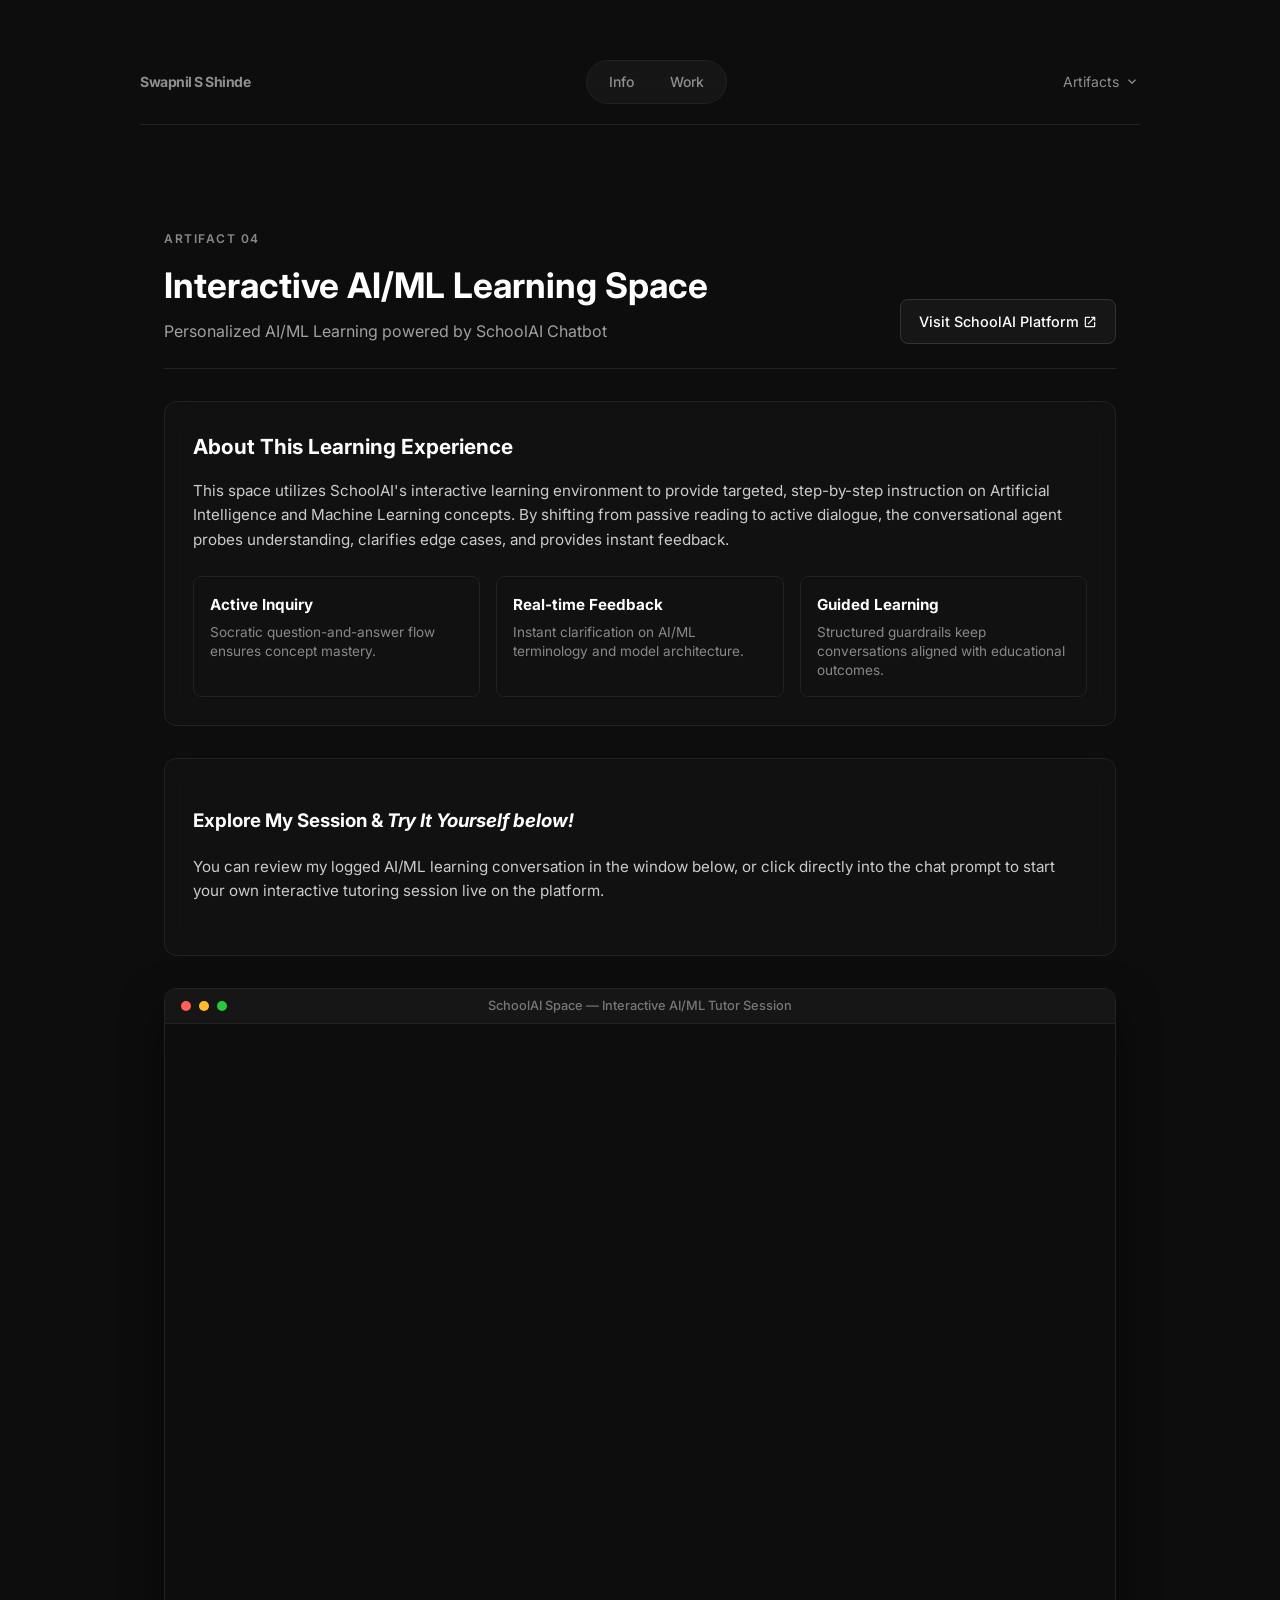
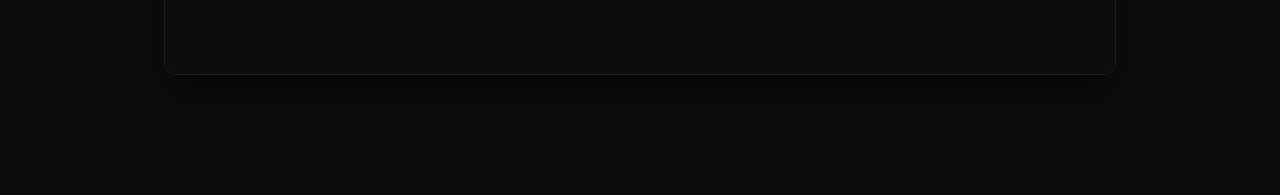
<file: artifact4.html>
<!DOCTYPE html>
<html lang="en">
<head>
  <meta charset="UTF-8">
  <meta name="viewport" content="width=device-width, initial-scale=1.0">
  <title>Artifact 04 - SchoolAI Space</title>
  <link rel="stylesheet" href="styles.css">
  <link href="https://fonts.googleapis.com/icon?family=Material+Icons" rel="stylesheet">
  <script src="scripts.js" defer></script>
</head>
<body class="dark-theme">

  <div class="container">
    <div id="nav-placeholder"></div>

    <main class="artifact-detail-container">
      <header class="artifact-header">
        <div class="header-left">
          <span class="artifact-badge">ARTIFACT 04</span>
          <h1>Interactive AI/ML Learning Space</h1>
          <p class="subtitle">Personalized AI/ML Learning powered by SchoolAI Chatbot</p>
        </div>
        <div class="header-right">
          <a href="https://student.schoolai.com/join?code=DBVB-X1FX" target="_blank" class="external-btn">
            Visit SchoolAI Platform <span class="material-icons" style="font-size: 14px; margin-left: 4px;">launch</span>
          </a>
        </div>
      </header>

      <section class="artifact-body">

        <div class="overview-card">
          <h2>About This Learning Experience</h2>
          <p>This space utilizes SchoolAI's interactive learning environment to provide targeted, step-by-step instruction on Artificial Intelligence and Machine Learning concepts. By shifting from passive reading to active dialogue, the conversational agent probes understanding, clarifies edge cases, and provides instant feedback.</p>
          
          <div class="highlights-grid">
            <div class="highlight-item">
              <h4> Active Inquiry</h4>
              <p>Socratic question-and-answer flow ensures concept mastery.</p>
            </div>
            <div class="highlight-item">
              <h4> Real-time Feedback</h4>
              <p>Instant clarification on AI/ML terminology and model architecture.</p>
            </div>
            <div class="highlight-item">
              <h4>   Guided Learning</h4>
              <p>Structured guardrails keep conversations aligned with educational outcomes.</p>
            </div>
          </div>
        </div>
        <div class="overview-card">
                <h3>Explore My Session & <em>Try It Yourself below!</em></h3>
                <p>You can review my logged AI/ML learning conversation in the window below, or click directly into the chat prompt to start your own interactive tutoring session live on the platform.</p>
        </div>

        <div class="chat-embed-container">
          <div class="chat-embed-header">
            <div class="window-dots">
              <span class="dot red"></span>
              <span class="dot yellow"></span>
              <span class="dot green"></span>
            </div>
            <span class="chat-title">SchoolAI Space — Interactive AI/ML Tutor Session</span>
          </div>
          <div class="chat-embed-body">
            <iframe 
              src="https://student.schoolai.com/dot/spaces/90efba38-f0e3-46f8-b268-a646a7aa3ebe/chats/111dfca6-d7df-4671-ad87-c1eac4d7cb97" 
              title="SchoolAI Learning Space" 
              class="schoolai-iframe"
              loading="lazy"
              tabindex="-1">
            </iframe>
          </div>
        </div>
      </section>
    </main>
  </div>

</body>
</html>
</file>
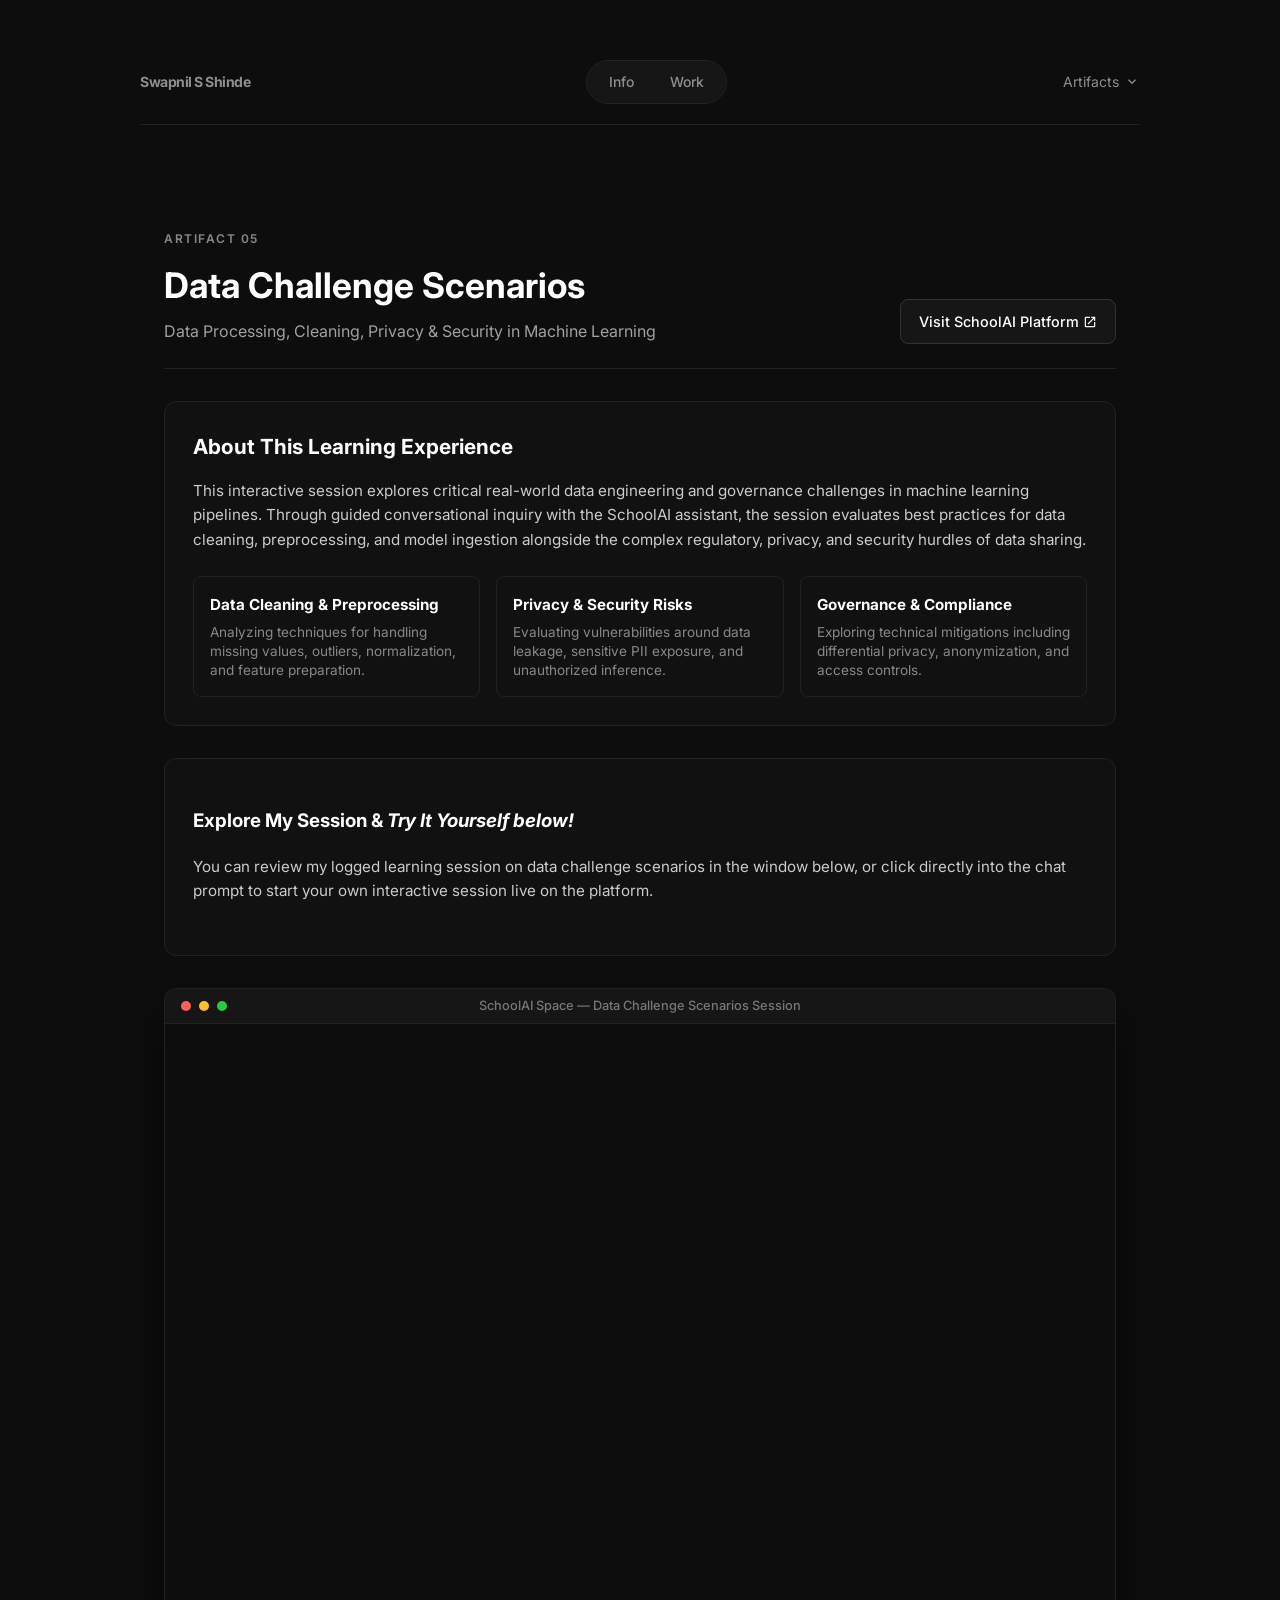
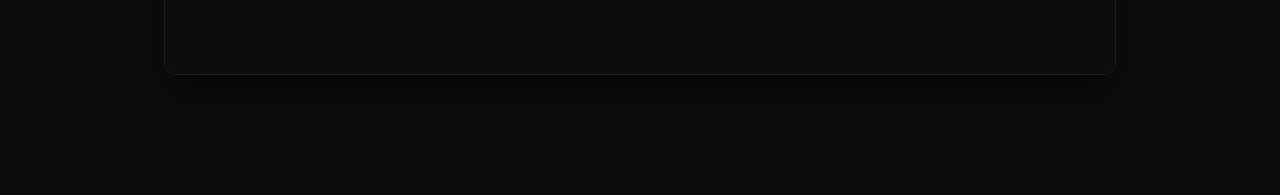
<file: artifact5.html>
<!DOCTYPE html>
<html lang="en">
<head>
  <meta charset="UTF-8">
  <meta name="viewport" content="width=device-width, initial-scale=1.0">
  <title>Artifact 05 - Data Challenge Scenarios</title>
  <link rel="stylesheet" href="styles.css">
  <link href="https://fonts.googleapis.com/icon?family=Material+Icons" rel="stylesheet">
  <script src="scripts.js" defer></script>
</head>
<body class="dark-theme">

  <div class="container">
    <div id="nav-placeholder"></div>

    <main class="artifact-detail-container">
      <header class="artifact-header">
        <div class="header-left">
          <span class="artifact-badge">ARTIFACT 05</span>
          <h1>Data Challenge Scenarios</h1>
          <p class="subtitle">Data Processing, Cleaning, Privacy & Security in Machine Learning</p>
        </div>
        <div class="header-right">
          <a href="https://schoolai.com" target="_blank" class="external-btn">
            Visit SchoolAI Platform <span class="material-icons" style="font-size: 14px; margin-left: 4px;">launch</span>
          </a>
        </div>
      </header>

      <section class="artifact-body">

        <div class="overview-card">
          <h2>About This Learning Experience</h2>
          <p>This interactive session explores critical real-world data engineering and governance challenges in machine learning pipelines. Through guided conversational inquiry with the SchoolAI assistant, the session evaluates best practices for data cleaning, preprocessing, and model ingestion alongside the complex regulatory, privacy, and security hurdles of data sharing.</p>
          
          <div class="highlights-grid">
            <div class="highlight-item">
              <h4> Data Cleaning & Preprocessing</h4>
              <p>Analyzing techniques for handling missing values, outliers, normalization, and feature preparation.</p>
            </div>
            <div class="highlight-item">
              <h4>Privacy & Security Risks</h4>
              <p>Evaluating vulnerabilities around data leakage, sensitive PII exposure, and unauthorized inference.</p>
            </div>
            <div class="highlight-item">
              <h4>Governance & Compliance</h4>
              <p>Exploring technical mitigations including differential privacy, anonymization, and access controls.</p>
            </div>
          </div>
        </div>

        <div class="overview-card">
          <h3>Explore My Session & <em>Try It Yourself below!</em></h3>
          <p>You can review my logged learning session on data challenge scenarios in the window below, or click directly into the chat prompt to start your own interactive session live on the platform.</p>
        </div>

        <div class="chat-embed-container">
          <div class="chat-embed-header">
            <div class="window-dots">
              <span class="dot red"></span>
              <span class="dot yellow"></span>
              <span class="dot green"></span>
            </div>
            <span class="chat-title">SchoolAI Space — Data Challenge Scenarios Session</span>
          </div>
          <div class="chat-embed-body">
            <iframe 
              src="https://student.schoolai.com/dot/spaces/90efba38-f0e3-46f8-b268-a646a7aa3ebe/chats/b71cf28a-dfd6-4692-8320-1b0c85c17076" 
              title="SchoolAI Learning Space" 
              class="schoolai-iframe"
              loading="lazy"
              tabindex="-1">
            </iframe>
          </div>
        </div>

      </section>
    </main>
  </div>

</body>
</html>
</file>
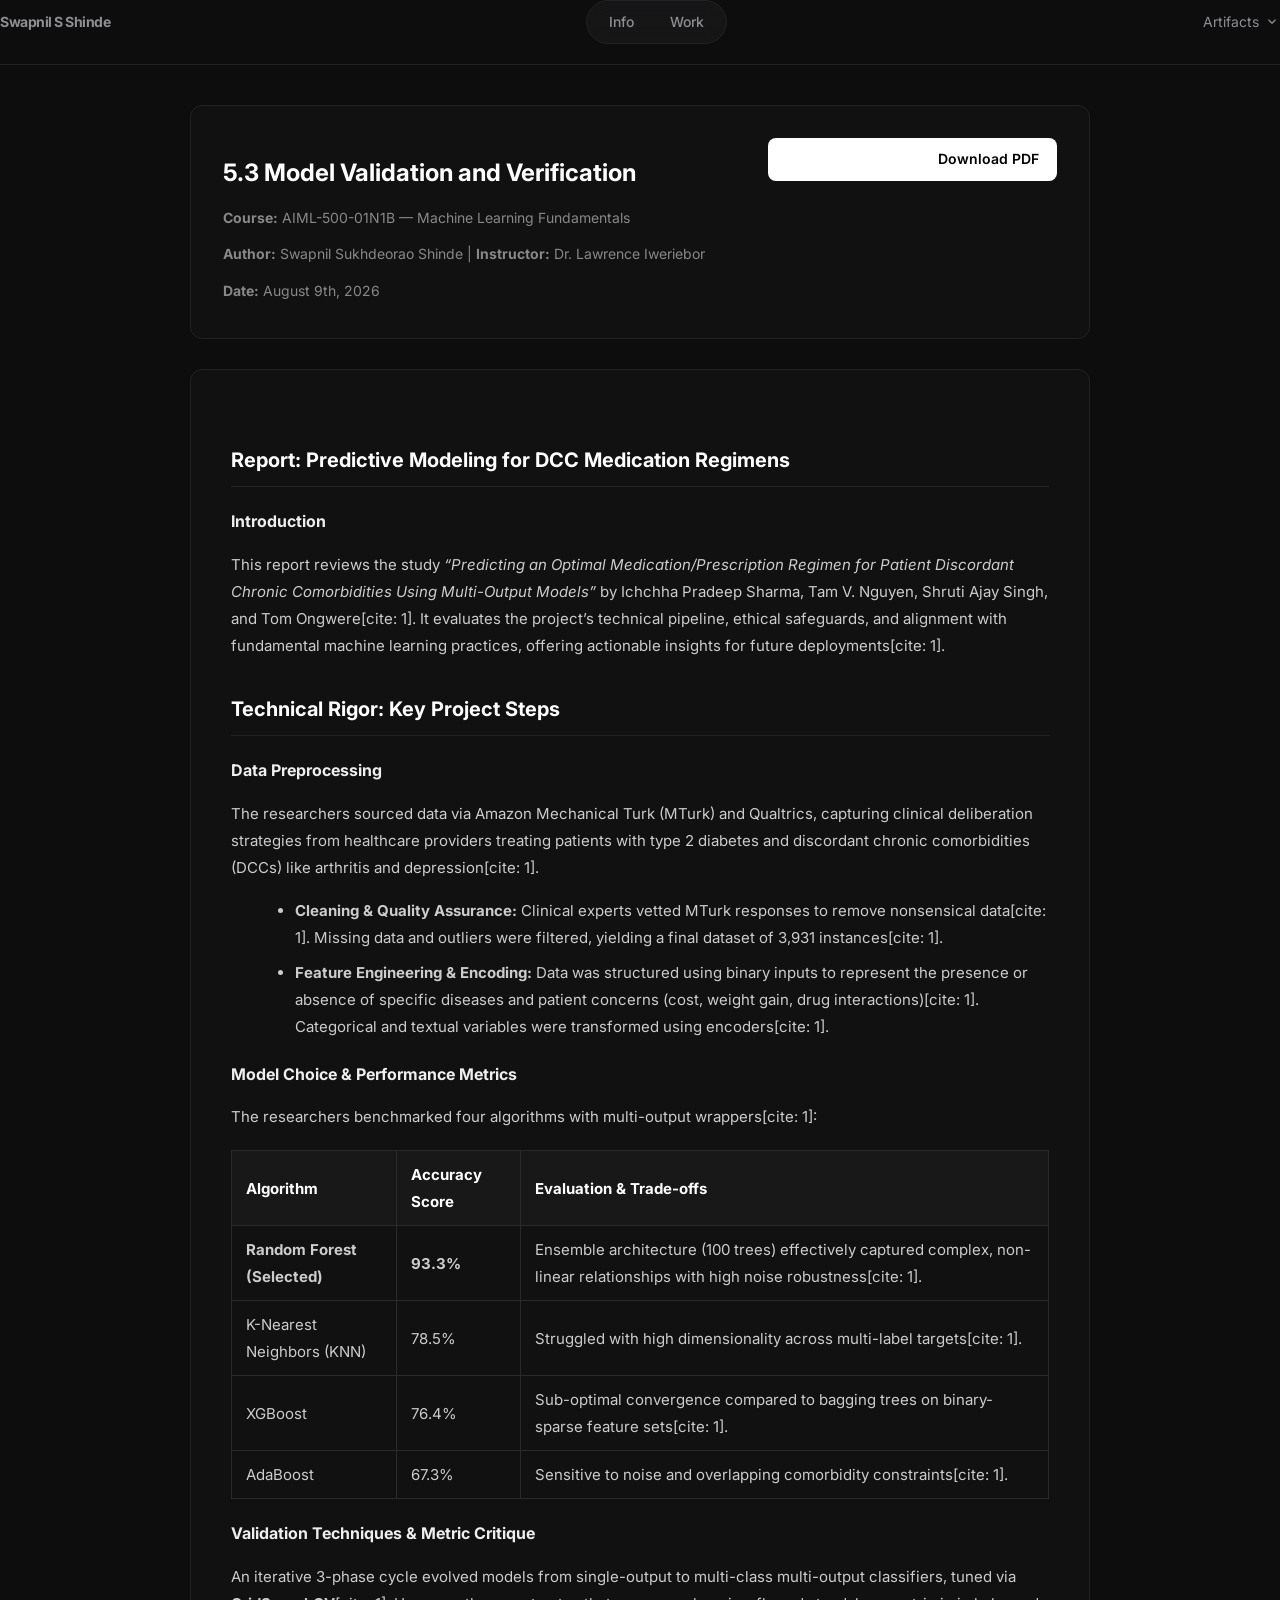
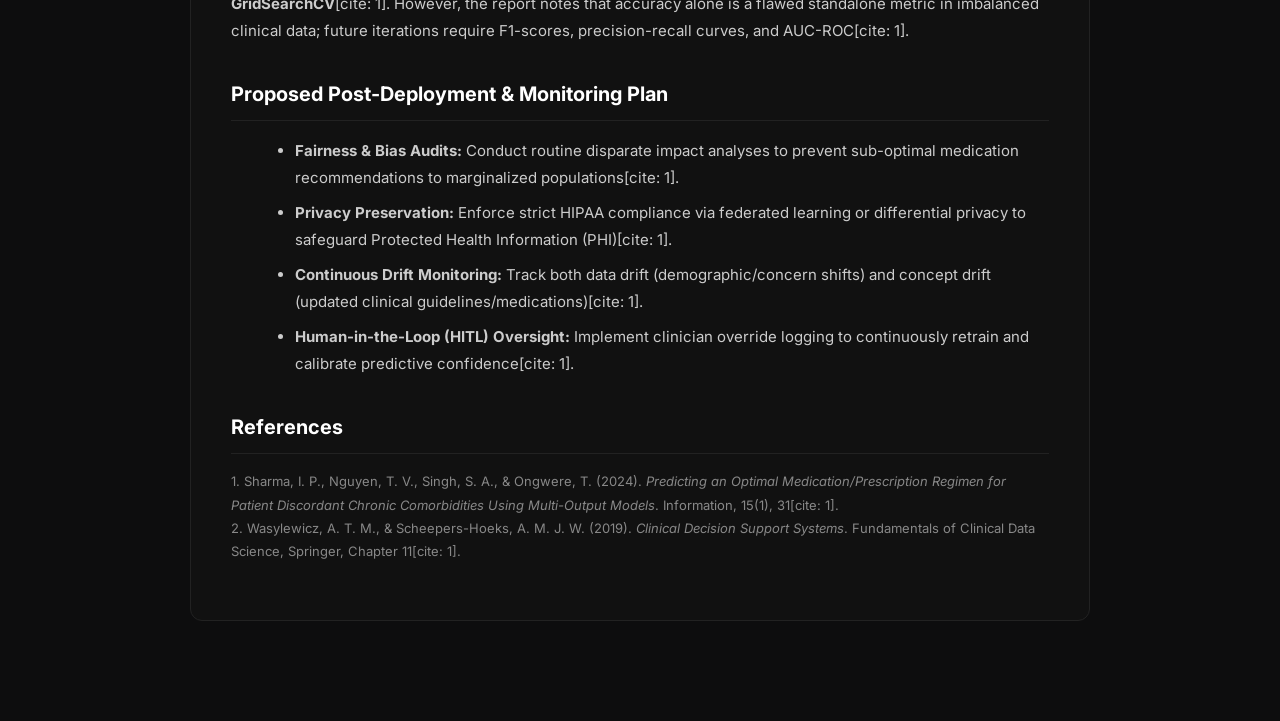
<file: artifact6.html>
<!DOCTYPE html>
<html lang="en">
<head>
  <meta charset="UTF-8" />
  <meta name="viewport" content="width=device-width, initial-scale=1.0" />
  <title>Artifact 6 - Model Validation & Verification | Swapnil Shinde</title>
  <link rel="stylesheet" href="styles.css" />
  <link href="https://fonts.googleapis.com/icon?family=Material+Icons" rel="stylesheet" />
  <link href="https://fonts.googleapis.com/css2?family=Inter:wght@300;400;500;600;700&display=swap" rel="stylesheet" />
  <style>
    .report-container {
      max-width: 900px;
      margin: 40px auto 100px auto;
      padding: 0 20px;
    }
    .report-header-card {
      background: #111;
      border: 1px solid #222;
      border-radius: 12px;
      padding: 32px;
      margin-bottom: 30px;
      display: flex;
      justify-content: space-between;
      align-items: flex-start;
      gap: 20px;
    }
    .report-meta h1 {
      font-size: 24px;
      font-weight: 700;
      color: #fff;
      margin-bottom: 8px;
    }
    .report-meta p {
      color: #888;
      font-size: 14px;
      margin-bottom: 4px;
    }
    .download-btn {
      display: inline-flex;
      align-items: center;
      gap: 8px;
      background: #fff;
      color: #000;
      padding: 10px 18px;
      border-radius: 8px;
      text-decoration: none;
      font-weight: 600;
      font-size: 14px;
      white-space: nowrap;
      transition: background 0.2s ease;
    }
    .download-btn:hover {
      background: #ccc;
    }
    .paper-body {
      background: #111;
      border: 1px solid #222;
      border-radius: 12px;
      padding: 40px;
      color: #ccc;
      line-height: 1.8;
      font-size: 15px;
    }
    .paper-body h2 {
      color: #fff;
      font-size: 20px;
      margin-top: 32px;
      margin-bottom: 16px;
      border-bottom: 1px solid #222;
      padding-bottom: 8px;
    }
    .paper-body h3 {
      color: #eee;
      font-size: 16px;
      margin-top: 20px;
      margin-bottom: 8px;
    }
    .paper-body p {
      margin-bottom: 16px;
    }
    .paper-body ul {
      margin-left: 24px;
      margin-bottom: 20px;
    }
    .paper-body li {
      margin-bottom: 8px;
    }
    .benchmark-table {
      width: 100%;
      border-collapse: collapse;
      margin: 20px 0;
    }
    .benchmark-table th, .benchmark-table td {
      border: 1px solid #2a2a2a;
      padding: 10px 14px;
      text-align: left;
    }
    .benchmark-table th {
      background: #181818;
      color: #fff;
    }
  </style>
</head>
<body>

  <!-- Dynamic Navigation Bar -->
  <div id="nav-placeholder"></div>

  <div class="report-container">
    <div class="report-header-card">
      <div class="report-meta">
        <h1>5.3 Model Validation and Verification</h1>
        <p><strong>Course:</strong> AIML-500-01N1B — Machine Learning Fundamentals</p>
        <p><strong>Author:</strong> Swapnil Sukhdeorao Shinde | <strong>Instructor:</strong> Dr. Lawrence Iweriebor</p>
        <p><strong>Date:</strong> August 9th, 2026</p>
      </div>
      <a href="Shinde, Swapnil Sukhdeorao - 5.3 Model Validation and Verification.pdf" download class="download-btn">
        <span class="material-icons" style="font-size: 18px;">download</span> Download PDF
      </a>
    </div>

    <article class="paper-body">
      <h2>Report: Predictive Modeling for DCC Medication Regimens</h2>
      
      <h3>Introduction</h3>
      <p>This report reviews the study <em>“Predicting an Optimal Medication/Prescription Regimen for Patient Discordant Chronic Comorbidities Using Multi-Output Models”</em> by Ichchha Pradeep Sharma, Tam V. Nguyen, Shruti Ajay Singh, and Tom Ongwere[cite: 1]. It evaluates the project’s technical pipeline, ethical safeguards, and alignment with fundamental machine learning practices, offering actionable insights for future deployments[cite: 1].</p>

      <h2>Technical Rigor: Key Project Steps</h2>
      <h3>Data Preprocessing</h3>
      <p>The researchers sourced data via Amazon Mechanical Turk (MTurk) and Qualtrics, capturing clinical deliberation strategies from healthcare providers treating patients with type 2 diabetes and discordant chronic comorbidities (DCCs) like arthritis and depression[cite: 1].</p>
      <ul>
        <li><strong>Cleaning & Quality Assurance:</strong> Clinical experts vetted MTurk responses to remove nonsensical data[cite: 1]. Missing data and outliers were filtered, yielding a final dataset of 3,931 instances[cite: 1].</li>
        <li><strong>Feature Engineering & Encoding:</strong> Data was structured using binary inputs to represent the presence or absence of specific diseases and patient concerns (cost, weight gain, drug interactions)[cite: 1]. Categorical and textual variables were transformed using encoders[cite: 1].</li>
      </ul>

      <h3>Model Choice & Performance Metrics</h3>
      <p>The researchers benchmarked four algorithms with multi-output wrappers[cite: 1]:</p>
      <table class="benchmark-table">
        <thead>
          <tr>
            <th>Algorithm</th>
            <th>Accuracy Score</th>
            <th>Evaluation & Trade-offs</th>
          </tr>
        </thead>
        <tbody>
          <tr>
            <td><strong>Random Forest (Selected)</strong></td>
            <td><strong>93.3%</strong></td>
            <td>Ensemble architecture (100 trees) effectively captured complex, non-linear relationships with high noise robustness[cite: 1].</td>
          </tr>
          <tr>
            <td>K-Nearest Neighbors (KNN)</td>
            <td>78.5%</td>
            <td>Struggled with high dimensionality across multi-label targets[cite: 1].</td>
          </tr>
          <tr>
            <td>XGBoost</td>
            <td>76.4%</td>
            <td>Sub-optimal convergence compared to bagging trees on binary-sparse feature sets[cite: 1].</td>
          </tr>
          <tr>
            <td>AdaBoost</td>
            <td>67.3%</td>
            <td>Sensitive to noise and overlapping comorbidity constraints[cite: 1].</td>
          </tr>
        </tbody>
      </table>

      <h3>Validation Techniques & Metric Critique</h3>
      <p>An iterative 3-phase cycle evolved models from single-output to multi-class multi-output classifiers, tuned via <strong>GridSearchCV</strong>[cite: 1]. However, the report notes that accuracy alone is a flawed standalone metric in imbalanced clinical data; future iterations require F1-scores, precision-recall curves, and AUC-ROC[cite: 1].</p>

      <h2>Proposed Post-Deployment & Monitoring Plan</h2>
      <ul>
        <li><strong>Fairness & Bias Audits:</strong> Conduct routine disparate impact analyses to prevent sub-optimal medication recommendations to marginalized populations[cite: 1].</li>
        <li><strong>Privacy Preservation:</strong> Enforce strict HIPAA compliance via federated learning or differential privacy to safeguard Protected Health Information (PHI)[cite: 1].</li>
        <li><strong>Continuous Drift Monitoring:</strong> Track both data drift (demographic/concern shifts) and concept drift (updated clinical guidelines/medications)[cite: 1].</li>
        <li><strong>Human-in-the-Loop (HITL) Oversight:</strong> Implement clinician override logging to continuously retrain and calibrate predictive confidence[cite: 1].</li>
      </ul>

      <h2>References</h2>
      <p style="font-size: 13px; color: #888;">
        1. Sharma, I. P., Nguyen, T. V., Singh, S. A., & Ongwere, T. (2024). <em>Predicting an Optimal Medication/Prescription Regimen for Patient Discordant Chronic Comorbidities Using Multi-Output Models</em>. Information, 15(1), 31[cite: 1].<br>
        2. Wasylewicz, A. T. M., & Scheepers-Hoeks, A. M. J. W. (2019). <em>Clinical Decision Support Systems</em>. Fundamentals of Clinical Data Science, Springer, Chapter 11[cite: 1].
      </p>
    </article>
  </div>

  <script src="scripts.js"></script>
</body>
</html>
</file>
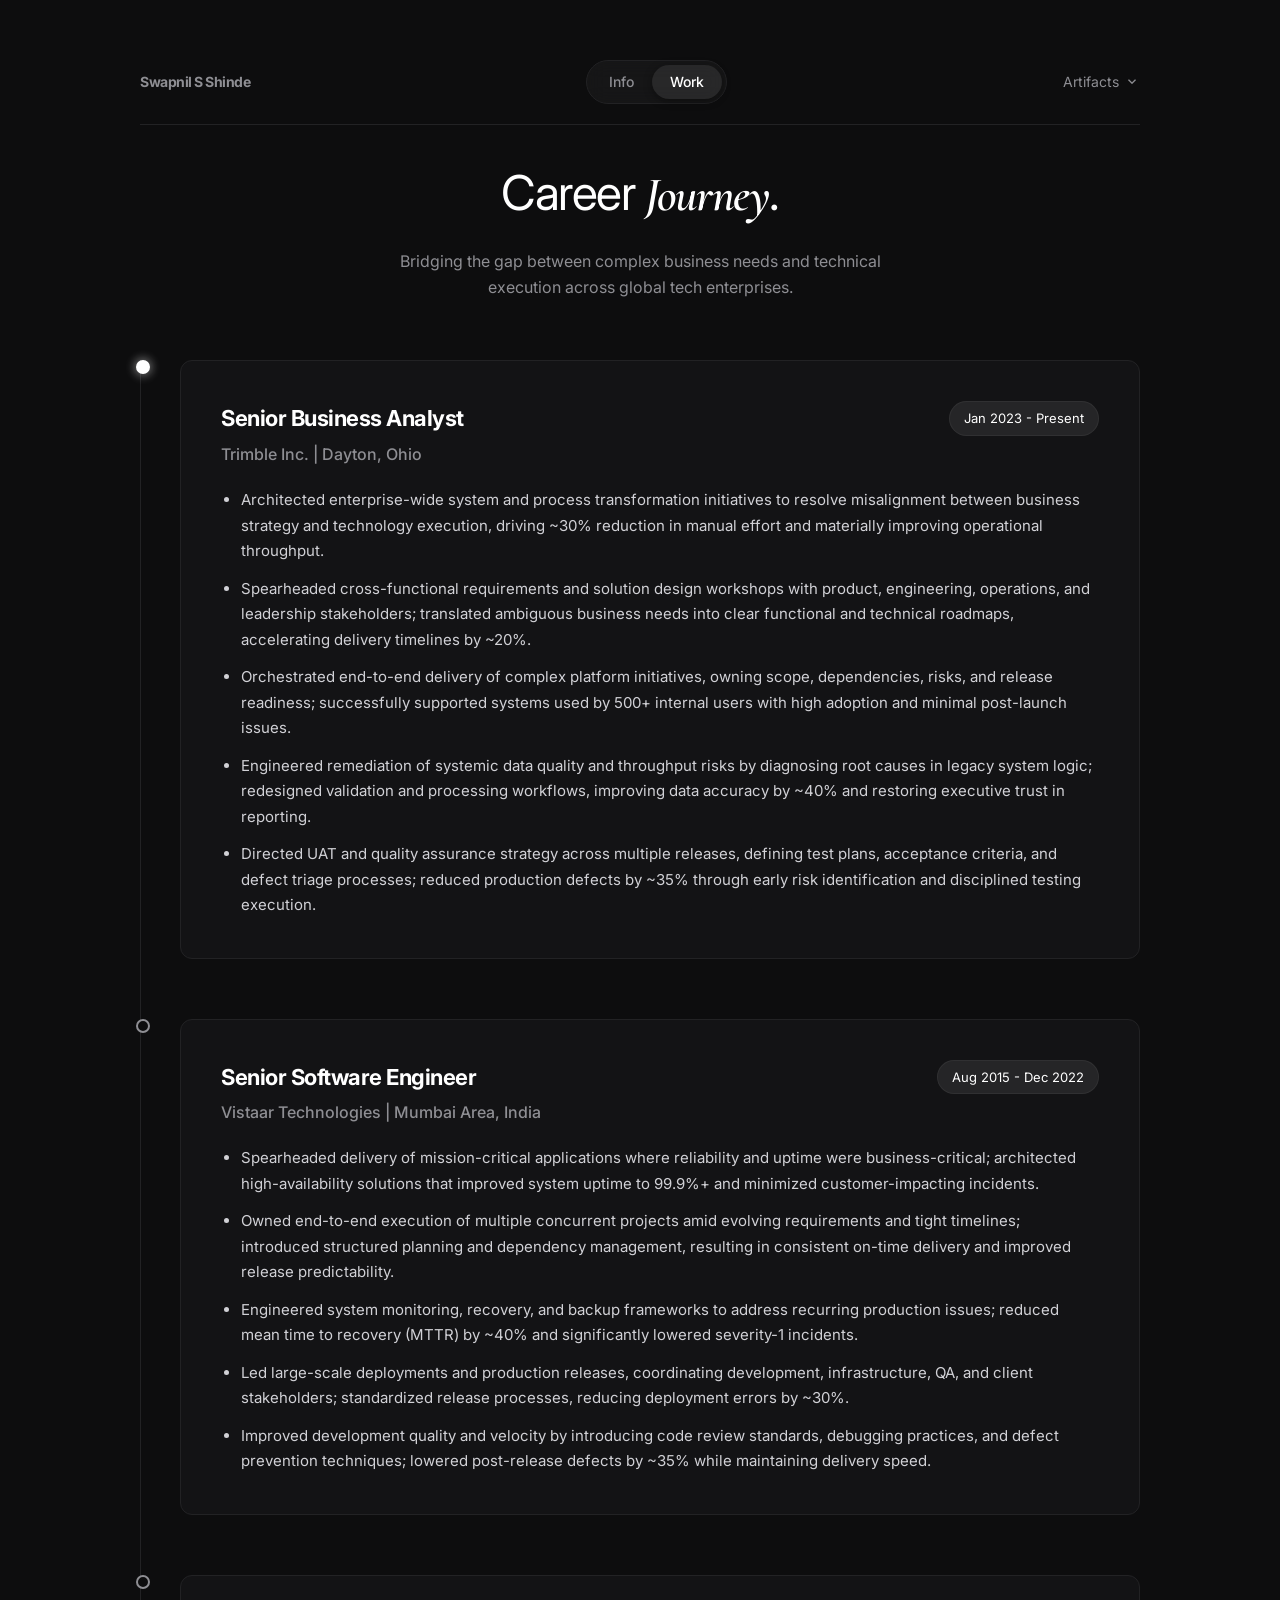
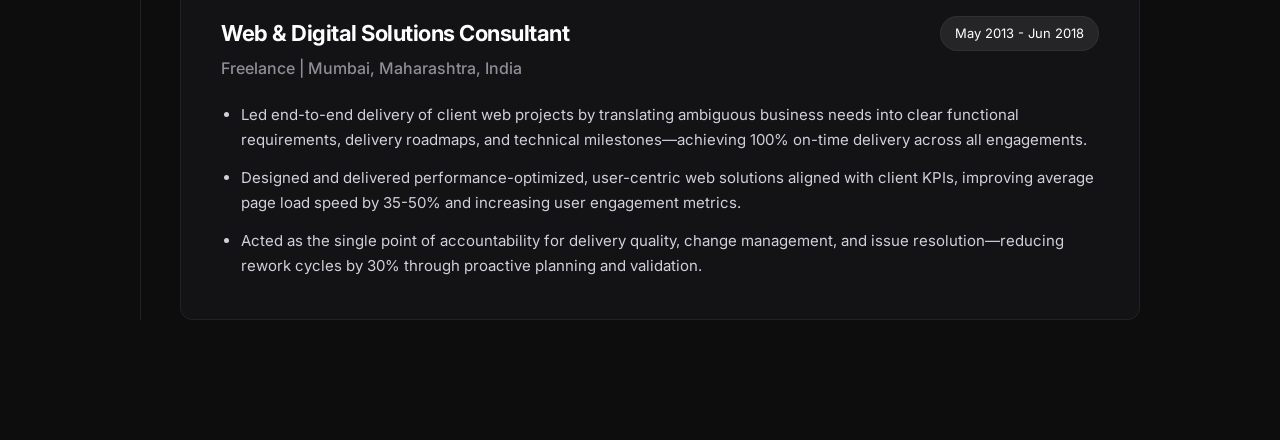
<file: experience.html>
<!DOCTYPE html>
<html lang="en">
<head>
<meta charset="UTF-8">
<meta name="viewport" content="width=device-width, initial-scale=1.0">
<title>Swapnil Shinde - Experience</title>
<link rel="stylesheet" href="styles.css">
<script src="scripts.js" defer></script>
</head>
<body>

<div class="container">
    
   <div id="nav-placeholder"></div>

    <header class="page-header">
        <h1 class="page-title">Career <em>Journey</em>.</h1>
        <p class="page-subtitle">Bridging the gap between complex business needs and technical execution across global tech enterprises.</p>
    </header>

    <div class="timeline">
        <!-- Trimble Inc. -->
        <div class="timeline-item current">
            <div class="exp-card">
                <div class="exp-header">
                    <div>
                        <h3 class="role-title">Senior Business Analyst</h3>
                        <div class="company-name">Trimble Inc. | Dayton, Ohio</div>
                    </div>
                    <div class="date-badge">Jan 2023 - Present</div>
                </div>
               <div class="exp-body">
                    <ul>
                        <li>Architected enterprise-wide system and process transformation initiatives to resolve misalignment between business strategy and technology execution, driving ~30% reduction in manual effort and materially improving operational throughput.</li>
                        <li>Spearheaded cross-functional requirements and solution design workshops with product, engineering, operations, and leadership stakeholders; translated ambiguous business needs into clear functional and technical roadmaps, accelerating delivery timelines by ~20%.</li>
                        <li>Orchestrated end-to-end delivery of complex platform initiatives, owning scope, dependencies, risks, and release readiness; successfully supported systems used by 500+ internal users with high adoption and minimal post-launch issues.</li>
                        <li>Engineered remediation of systemic data quality and throughput risks by diagnosing root causes in legacy system logic; redesigned validation and processing workflows, improving data accuracy by ~40% and restoring executive trust in reporting.</li>
                        <li>Directed UAT and quality assurance strategy across multiple releases, defining test plans, acceptance criteria, and defect triage processes; reduced production defects by ~35% through early risk identification and disciplined testing execution.</li>
                    </ul>
                </div>
            </div>
        </div>

        <!-- Vistaar Technologies -->
        <div class="timeline-item">
            <div class="exp-card">
                <div class="exp-header">
                    <div>
                        <h3 class="role-title">Senior Software Engineer</h3>
                        <div class="company-name">Vistaar Technologies | Mumbai Area, India</div>
                    </div>
                    <div class="date-badge">Aug 2015 - Dec 2022</div>
                </div>
               <div class="exp-body">
                    <ul>
                        <li>Spearheaded delivery of mission-critical applications where reliability and uptime were business-critical; architected high-availability solutions that improved system uptime to 99.9%+ and minimized customer-impacting incidents.</li>
                        <li>Owned end-to-end execution of multiple concurrent projects amid evolving requirements and tight timelines; introduced structured planning and dependency management, resulting in consistent on-time delivery and improved release predictability.</li>
                        <li>Engineered system monitoring, recovery, and backup frameworks to address recurring production issues; reduced mean time to recovery (MTTR) by ~40% and significantly lowered severity-1 incidents.</li>
                        <li>Led large-scale deployments and production releases, coordinating development, infrastructure, QA, and client stakeholders; standardized release processes, reducing deployment errors by ~30%.</li>
                        <li>Improved development quality and velocity by introducing code review standards, debugging practices, and defect prevention techniques; lowered post-release defects by ~35% while maintaining delivery speed.</li>
                    </ul>
                </div>
            </div>
        </div>

        <!-- Freelance -->
        <div class="timeline-item">
            <div class="exp-card">
                <div class="exp-header">
                    <div>
                        <h3 class="role-title">Web & Digital Solutions Consultant</h3>
                        <div class="company-name">Freelance | Mumbai, Maharashtra, India</div>
                    </div>
                    <div class="date-badge">May 2013 - Jun 2018</div>
                </div>
                <div class="exp-body">
                    <ul>
                        <li>Led end-to-end delivery of client web projects by translating ambiguous business needs into clear functional requirements, delivery roadmaps, and technical milestones—achieving 100% on-time delivery across all engagements.</li>
                        <li>Designed and delivered performance-optimized, user-centric web solutions aligned with client KPIs, improving average page load speed by 35-50% and increasing user engagement metrics.</li>
                        <li>Acted as the single point of accountability for delivery quality, change management, and issue resolution—reducing rework cycles by 30% through proactive planning and validation.</li>
                    </ul>
                </div>
            </div>
        </div>
    </div>
</div>

</body>
</html>
</file>
<file: styles.css>
/* --- Google Fonts & Icons --- */
@import url('https://fonts.googleapis.com/css2?family=Inter:wght@300;400;500;700&family=Cormorant+Garamond:ital,wght@1,600&display=swap');
@import url('https://fonts.googleapis.com/icon?family=Material+Icons');

/* --- Global Variables --- */
:root {
    --bg-black: #0d0d0e;
    --window-bg: #131315;
    --card-bg: #131315;
    --text-white: #ffffff;
    --text-grey: #8e8e93;
    --border-color: #222224;
    --primary-accent: #ffffff;
    --hover-bg: rgba(255, 255, 255, 0.05);
    --path-color: #333336;
    --era-bg: #1c1c1e;
}

/* --- Base Styles --- */
body {
    margin: 0;
    padding: 0;
    background-color: var(--bg-black);
    font-family: 'Inter', sans-serif;
    color: var(--text-white);
    line-height: 1.6;
    overflow-x: hidden;
}

.container {
    max-width: 1000px;
    margin: 0 auto;
    padding: 60px 20px;
}

/* --- Navigation Bar --- */
.nav-bar { display: flex; justify-content: space-between; align-items: center; width: 100%; z-index: 10; position: relative; margin-bottom: 30px; padding-bottom: 20px; border-bottom: 1px solid var(--border-color); }
.nav-left { display: flex; flex-direction: column; }
.nav-left .name { font-size: 18px; font-weight: 700; letter-spacing: -0.5px; color: var(--text-white); text-decoration: none; }
.nav-left .title { font-size: 12px; color: var(--text-grey); margin-top: 2px; }
.nav-center .pill-nav { display: flex; background: rgba(255, 255, 255, 0.04); border: 1px solid var(--border-color); padding: 4px; border-radius: 30px; backdrop-filter: blur(10px); }
.pill-item { padding: 6px 18px; font-size: 13px; font-weight: 500; color: var(--text-grey); text-decoration: none; border-radius: 20px; transition: all 0.2s ease; }
.pill-item:hover, .pill-item.active { background: rgba(255, 255, 255, 0.08); color: var(--text-white); box-shadow: 0 2px 8px rgba(0,0,0,0.4); }
.nav-right { display: flex; align-items: center; gap: 20px; }
.nav-link { font-size: 14px; color: var(--text-grey); text-decoration: none; display: flex; align-items: center; gap: 5px; transition: color 0.2s; }
.nav-link:hover, .nav-link.active { color: var(--text-white); }
.dropdown { position: relative; display: inline-block; }
.dropdown-menu { visibility: hidden; position: absolute; top: 100%; right: -10px; background-color: var(--card-bg); min-width: 220px; box-shadow: 0 15px 30px rgba(0,0,0,0.8); border: 1px solid var(--border-color); border-radius: 10px; z-index: 100; padding: 10px 0; opacity: 0; transform: translateY(10px); transition: opacity 0.3s ease, transform 0.3s ease, visibility 0.3s; }
.dropdown:hover .dropdown-menu { visibility: visible; opacity: 1; transform: translateY(5px); }
.dropdown-item { color: var(--text-grey); padding: 10px 20px; text-decoration: none; display: block; font-size: 13px; transition: background 0.2s, color 0.2s; }
.dropdown-item:hover { background-color: rgba(255,255,255,0.05); color: var(--text-white); }

/* --- Index (Home) Specific --- */
#scale-wrapper { width: 100%; transform-origin: top left; transition: transform 0.1s ease-out; }
.portfolio-hero-container { width: 1200px; height: 720px; position: relative; padding: 30px 60px; box-sizing: border-box; display: flex; flex-direction: column; justify-content: space-between; }
.portfolio-hero-container .nav-bar { margin-bottom: 0; padding-bottom: 0; border-bottom: none; }
.window-frame { width: 100%; height: 500px; background: var(--window-bg); border: 1px solid var(--border-color); border-radius: 12px; box-shadow: 0 30px 60px rgba(0,0,0,0.4); display: flex; flex-direction: column; position: relative; margin-top: 20px; }
.window-header { height: 40px; padding: 0 16px; display: flex; align-items: center; border-bottom: 1px solid rgba(255,255,255,0.02); }
.window-dots { display: flex; gap: 8px; }
.dot { width: 12px; height: 12px; border-radius: 50%; }
.dot-close { background-color: #ff5f56; }
.dot-min { background-color: #ffbd2e; }
.dot-max { background-color: #27c93f; }
.window-content { flex: 1; padding: 60px; display: flex; flex-direction: column; justify-content: space-between; position: relative; }
.headline { font-size: 52px; font-weight: 400; line-height: 1.15; letter-spacing: -1.5px; max-width: 900px; color: #f5f5f7; margin: 0; }
.headline em { font-family: 'Cormorant Garamond', Georgia, serif; font-style: italic; font-weight: 600; color: #ffffff; padding-right: 4px; }
.sub-details { align-self: flex-end; text-align: right; max-width: 450px; margin-top: 40px; }
.sub-details .role-info { font-size: 16px; font-weight: 500; color: var(--text-white); margin-bottom: 4px; }
.scroll-arrow { display: flex; justify-content: center; align-items: center; width: 100%; padding-top: 10px; }
.scroll-arrow .material-icons { color: var(--text-grey); font-size: 28px; animation: bounce 2s infinite; }
@keyframes bounce { 0%, 20%, 50%, 80%, 100% { transform: translateY(0); } 40% { transform: translateY(-6px); } 60% { transform: translateY(-3px); } }

/* --- Shared Page Headers --- */
.page-header { margin-bottom: 60px; text-align: center; }
.page-title { font-size: 48px; font-weight: 400; letter-spacing: -1.5px; margin: 0 0 15px 0; }
.page-title em { font-family: 'Cormorant Garamond', Georgia, serif; font-style: italic; font-weight: 600; color: var(--text-white); }
.page-subtitle { font-size: 16px; color: var(--text-grey); max-width: 500px; margin: 0 auto; }

/* --- Experience Timeline --- */
.timeline { position: relative; padding-left: 40px; }
.timeline::before { content: ''; position: absolute; top: 0; left: 0; width: 1px; height: 100%; background: var(--border-color); }
.timeline-item { position: relative; margin-bottom: 60px; }
.timeline-item::before { content: ''; position: absolute; top: 0; left: -44.5px; width: 10px; height: 10px; border-radius: 50%; background: var(--bg-black); border: 2px solid var(--text-grey); transition: all 0.3s ease; }
.timeline-item.current::before { border-color: var(--text-white); background: var(--text-white); box-shadow: 0 0 10px 2px rgba(255, 255, 255, 0.4); }
.exp-card { background: var(--card-bg); border: 1px solid var(--border-color); border-radius: 12px; padding: 40px; transition: transform 0.2s ease, box-shadow 0.2s ease; }
.exp-card:hover { transform: translateY(-3px); box-shadow: 0 15px 35px rgba(0,0,0,0.4); border-color: rgba(255,255,255,0.1); }
.exp-header { display: flex; justify-content: space-between; align-items: flex-start; margin-bottom: 20px; flex-wrap: wrap; gap: 15px; }
.role-title { font-size: 22px; font-weight: 700; margin: 0 0 5px 0; letter-spacing: -0.5px; }
.company-name { font-size: 16px; color: var(--text-grey); font-weight: 500; }
.date-badge { font-size: 13px; color: var(--text-white); background: rgba(255,255,255,0.08); padding: 6px 14px; border-radius: 20px; border: 1px solid rgba(255,255,255,0.05); }
.exp-body ul { margin: 0; padding-left: 20px; color: #d1d1d6; font-size: 15px; line-height: 1.7; }
.exp-body li { margin-bottom: 12px; }
.exp-body li:last-child { margin-bottom: 0; }

/* --- Artifacts Tab Pane --- */
.tab-pane-container { width: 100%; background: var(--card-bg); border: 1px solid var(--border-color); border-radius: 12px; overflow: hidden; box-shadow: 0 15px 35px rgba(0,0,0,0.4); }
.tab-header { display: flex; background: rgba(0,0,0,0.2); border-bottom: 1px solid var(--border-color); overflow-x: auto; scrollbar-width: none; }
.tab-header::-webkit-scrollbar { display: none; }
.tab-btn { background: transparent; border: none; outline: none; color: var(--text-grey); padding: 18px 24px; font-size: 13px; font-weight: 600; letter-spacing: 1px; text-transform: uppercase; cursor: pointer; transition: all 0.3s ease; border-bottom: 2px solid transparent; white-space: nowrap; display: flex; align-items: center; gap: 8px; }
.tab-btn:hover { background-color: var(--hover-bg); color: var(--text-white); }
.tab-btn.active { color: var(--text-white); border-bottom: 2px solid var(--primary-accent); background-color: transparent; }
.tab-btn .material-icons { font-size: 16px; }
.tab-content { display: none; padding: 40px; animation: fadeIn 0.4s ease-in-out; }
.tab-content.active { display: block; }
@keyframes fadeIn { from { opacity: 0; transform: translateY(5px); } to { opacity: 1; transform: translateY(0); } }
.content-label { font-size: 12px; color: var(--text-grey); text-transform: uppercase; letter-spacing: 1.5px; margin-bottom: 8px; font-weight: 600; }
.content-title { font-size: 24px; font-weight: 700; margin: 0 0 20px 0; letter-spacing: -0.5px; }
.content-body { font-size: 15px; color: #d1d1d6; line-height: 1.7; }
.content-body ul { margin: 0; padding-left: 20px; }
.content-body li { margin-bottom: 12px; }
.tools-wrapper { display: flex; flex-wrap: wrap; gap: 10px; margin-top: 15px; }
.tool-pill { background: rgba(255, 255, 255, 0.05); border: 1px solid var(--border-color); color: var(--text-white); padding: 8px 16px; border-radius: 20px; font-size: 13px; font-weight: 500; display: flex; align-items: center; gap: 6px; }

/* --- Artifact 1 Timeline (Graphic) --- */
.timeline-scroll-wrapper { width: 100%; overflow-x: auto; overflow-y: auto; -webkit-overflow-scrolling: touch; padding-bottom: 60px; }
.infographic-wrapper { width: 1400px; height: 850px; padding: 0 20px 20px 20px; margin: 0 auto; position: relative; box-sizing: border-box; }
.timeline-header { background-color: transparent; color: var(--text-white); text-align: center; padding: 10px 10px 30px 10px; margin-bottom: 20px; }
.timeline-header h1 { margin: 0; font-size: 38px; font-family: 'Cormorant Garamond', Georgia, serif; font-style: italic; font-weight: 600; letter-spacing: 1px; }
.timeline-body { position: relative; width: 100%; height: 600px; }
.background-path { position: absolute; top: 0; left: 0; width: 100%; height: 100%; z-index: 0; }
.row { position: absolute; width: 100%; height: 180px; z-index: 1; }
.row-1 { top: 10px; }
.row-2 { top: 260px; }
.row-3 { top: 510px; }
.era-headers { display: flex; justify-content: space-between; position: absolute; top: 20px; left: 30px; right: 30px; gap: 20px; }

/* Liquid Glass Pills */
.era-pill { padding: 4px 20px; border-radius: 30px; font-size: 13px; font-weight: 800; text-align: center; text-transform: uppercase;  color: var(--text-white); position: relative; overflow: hidden; backdrop-filter: blur(12px); -webkit-backdrop-filter: blur(12px); }
.era-pill::after { content: ''; position: absolute; top: 0; left: -150%; width: 50%; height: 100%; background: linear-gradient(to right, rgba(255,255,255,0) 0%, rgba(255,255,255,0.4) 50%, rgba(255,255,255,0) 100%); transform: skewX(-25deg); animation: liquid-shine 5s infinite; }
@keyframes liquid-shine { 0% { left: -150%; } 20% { left: 250%; } 100% { left: 250%; } }
.glass-standard { background: linear-gradient(135deg, rgba(187, 134, 252, 0.2), rgba(187, 134, 252, 0.05)); border: 1px solid rgba(187, 134, 252, 0.4); box-shadow: 0 8px 32px 0 rgba(0, 0, 0, 0.4), inset 0 1px 2px rgba(187, 134, 252, 0.5); text-shadow: 0 0 8px rgba(187, 134, 252, 0.8); }
.glass-winter { background: linear-gradient(135deg, rgba(0, 229, 255, 0.2), rgba(0, 229, 255, 0.05)); border: 1px solid rgba(0, 229, 255, 0.4); box-shadow: 0 8px 32px 0 rgba(0, 0, 0, 0.4), inset 0 1px 2px rgba(0, 229, 255, 0.5); text-shadow: 0 0 8px rgba(0, 229, 255, 0.8); }

.nodes-container { display: flex; justify-content: space-between; align-items: flex-start; position: absolute; top: 60px; left: 40px; right: 40px; }
.node { display: flex; flex-direction: column; align-items: center; width: 110px; position: relative; }
.icon-circle { width: 40px; height: 40px; background-color: var(--window-bg); border: 3px solid var(--border-color); border-radius: 50%; display: flex; align-items: center; justify-content: center; position: relative; }
.icon-circle .material-icons { font-size: 22px; color: var(--text-white); }
.cursor { position: absolute; bottom: -15px; right: -15px; font-size: 24px !important; color: var(--text-grey); transform: rotate(-15deg); z-index: 5; }
.year { font-size: 16px; font-weight: 900; margin-top: 10px; color: var(--text-white); }
.desc { font-size: 9px; line-height: 1.3; margin-top: 6px; color: var(--text-grey); text-align: left; width: 100%; }

/* --- Media Queries --- */
@media (max-width: 600px) {
    .exp-card { padding: 25px; }
    .timeline { padding-left: 30px; }
    .timeline-item::before { left: -34.5px; }
    .page-title { font-size: 36px; }
    .tab-content { padding: 25px; }
    .tab-btn { padding: 15px 20px; }
}
.app-header {
  padding: 18px 24px;
  background: var(--panel);
  border-bottom: 1px solid var(--border-color);
  display: flex;
  align-items: center;
  gap: 14px;
}

.logo {
  width: 44px; height: 44px;
  border-radius: 10px;
  background: var(--panel-2);
  border: 1px solid var(--border-color);
  display: flex; align-items: center; justify-content: center;
  font-size: 22px;
}

.app-header h1 { font-size: 18px; font-weight: 700; }
.app-header p { font-size: 13px; color: var(--muted); margin-top: 2px;}
.status-dot {
  width: 8px; height: 8px; border-radius: 50%;
  background: #27c93f; display: inline-block; margin-right: 6px;
}

/* --- Chat Area --- */
#chat {
  flex: 1;
  overflow-y: auto;
  padding: 24px;
  display: flex;
  flex-direction: column;
  gap: 16px;
}

.msg {
  max-width: 78%;
  padding: 14px 18px;
  border-radius: var(--radius);
  line-height: 1.6;
  font-size: 14px;
  animation: pop .25s ease;
  white-space: pre-line;
  border: 1px solid var(--border-color);
}

@keyframes pop {
  from { opacity: 0; transform: translateY(8px); }
  to   { opacity: 1; transform: translateY(0); }
}

.bot { align-self: flex-start; background: var(--bot-bubble); border-bottom-left-radius: 4px; }
.user { align-self: flex-end; background: var(--user-bubble); border-bottom-right-radius: 4px; border-color: rgba(255,255,255,0.2); }

/* --- Song Cards --- */
.song-card {
  align-self: flex-start;
  background: var(--panel);
  border: 1px solid var(--border-color);
  border-radius: var(--radius);
  padding: 14px;
  max-width: 78%;
  display: flex;
  gap: 14px;
  align-items: center;
  animation: pop .25s ease;
  transition: transform 0.2s, border-color 0.2s;
}

.song-card:hover { border-color: rgba(255,255,255,0.2); transform: translateY(-2px); }

.song-art {
  width: 50px; height: 50px;
  border-radius: 8px;
  flex-shrink: 0;
  display: flex; align-items: center; justify-content: center;
  font-size: 22px;
  background: var(--panel-2);
  border: 1px solid var(--border-color);
}

.song-art img { width: 100%; height: 100%; border-radius: 8px; object-fit: cover; }
.song-info { flex: 1; min-width: 0; }
.song-info .title { font-weight: 600; font-size: 15px; color: var(--text); }
.song-info .artist { color: var(--muted); font-size: 13px; margin-top: 2px; }
.song-info .tags { margin-top: 8px; display: flex; gap: 6px; flex-wrap: wrap; }

.tag {
  font-size: 11px;
  background: rgba(255, 255, 255, 0.05);
  color: var(--muted);
  border: 1px solid var(--border-color);
  padding: 3px 10px;
  border-radius: 999px;
  font-weight: 500;
}

.play-btn {
  flex-shrink: 0;
  background: var(--accent);
  border: none;
  color: var(--bg-black);
  font-size: 13px;
  font-weight: 700;
  padding: 8px 16px;
  border-radius: 999px;
  cursor: pointer;
  transition: opacity .15s;
  white-space: nowrap;
}

.play-btn:hover { opacity: .85; }
.play-btn:disabled { opacity: .5; cursor: default; }

/* --- Spotify Embeds --- */
.embed-wrap {
  align-self: flex-start;
  width: 78%;
  max-width: 500px;
  border-radius: 12px;
  overflow: hidden;
  animation: pop .25s ease;
  border: 1px solid var(--border-color);
}

.embed-wrap iframe { display: block; width: 100%; height: 80px; border: 0; background: var(--panel-2); }

.fallback-note {
  align-self: flex-start;
  font-size: 12px;
  color: var(--muted);
  margin-top: -6px;
}

.fallback-note a { color: var(--accent); text-decoration: none; border-bottom: 1px dotted var(--accent); }

/* --- Typing Indicator --- */
.typing {
  align-self: flex-start;
  background: var(--bot-bubble);
  border-radius: var(--radius);
  border: 1px solid var(--border-color);
  padding: 16px 20px;
  display: flex; gap: 6px;
}

.typing span {
  width: 6px; height: 6px; border-radius: 50%;
  background: var(--muted);
  animation: blink 1.2s infinite;
}

.typing span:nth-child(2) { animation-delay: .2s; }
.typing span:nth-child(3) { animation-delay: .4s; }
@keyframes blink { 0%, 80%, 100% { opacity: .3; } 40% { opacity: 1; } }

/* --- Suggestions & Input --- */
.chips {
  display: flex;
  gap: 10px;
  padding: 0 24px 16px;
  flex-wrap: wrap;
}

.chip {
  background: var(--panel);
  border: 1px solid var(--border-color);
  color: var(--muted);
  padding: 8px 16px;
  border-radius: 999px;
  font-size: 13px;
  font-weight: 500;
  cursor: pointer;
  transition: all .15s;
}

.chip:hover { border-color: rgba(255,255,255,0.3); color: var(--text); background: rgba(255,255,255,0.05); }

.input-bar {
  display: flex;
  gap: 12px;
  padding: 16px 24px 24px;
  background: var(--bg-black);
  border-top: 1px solid var(--border-color);
}

#input {
  flex: 1;
  background: var(--panel);
  border: 1px solid var(--border-color);
  border-radius: 999px;
  padding: 14px 20px;
  color: var(--text);
  font-size: 14px;
  outline: none;
  transition: border-color 0.2s;
}

#input:focus { border-color: rgba(255,255,255,0.3); }
#input::placeholder { color: #555; }

#send {
  background: var(--accent);
  border: none;
  color: var(--bg-black);
  font-size: 14px;
  font-weight: 700;
  padding: 0 24px;
  border-radius: 999px;
  cursor: pointer;
  transition: opacity .15s;
}

#send:hover { opacity: .85; }
    .article-container {
        background: var(--card-bg);
        border: 1px solid var(--border-color);
        border-radius: 12px;
        padding: 50px 60px;
        box-shadow: 0 15px 35px rgba(0,0,0,0.4);
        margin-top: 20px;
    }
    .article-header {
        display: flex;
        justify-content: space-between;
        align-items: flex-start;
        margin-bottom: 40px;
        border-bottom: 1px solid var(--border-color);
        padding-bottom: 30px;
    }
    .article-meta {
        color: var(--text-grey);
        font-size: 14px;
        margin-top: 10px;
    }
    .download-btn {
        display: flex;
        align-items: center;
        gap: 8px;
        background: var(--primary-accent);
        color: var(--bg-black);
        text-decoration: none;
        padding: 10px 20px;
        border-radius: 30px;
        font-size: 13px;
        font-weight: 700;
        transition: opacity 0.2s;
    }
    .download-btn:hover {
        opacity: 0.85;
    }
    .article-content h2 {
        font-size: 24px;
        font-weight: 700;
        margin: 40px 0 20px 0;
        color: var(--text-white);
    }
    .article-content h3 {
        font-size: 18px;
        font-weight: 600;
        margin: 30px 0 15px 0;
        color: var(--text-white);
    }
    .article-content p {
        font-size: 16px;
        line-height: 1.8;
        color: #d1d1d6;
        margin-bottom: 20px;
    }
    .article-content ul {
        margin-bottom: 30px;
        padding-left: 20px;
    }
    .article-content li {
        font-size: 16px;
        line-height: 1.8;
        color: #d1d1d6;
        margin-bottom: 12px;
    }
    .article-content strong {
        color: var(--text-white);
    }
    /* Report Table Styling */
    .report-table {
        width: 100%;
        border-collapse: collapse;
        margin: 40px 0;
        font-size: 14px;
    }
    .report-table th, .report-table td {
        border: 1px solid var(--border-color);
        padding: 16px;
        text-align: left;
    }
    .report-table th {
        background: rgba(255,255,255,0.05);
        color: var(--text-white);
        font-weight: 700;
    }
    .report-table td {
        color: #d1d1d6;
        vertical-align: top;
    }
    .references {
        margin-top: 60px;
        border-top: 1px solid var(--border-color);
        padding-top: 30px;
        font-size: 13px;
    }
    .references p {
        font-size: 13px;
        margin-bottom: 10px;
    }
/* --- Index About Overlay (Slide-Up Logic) --- */
.about-overlay {
    position: absolute;
    top: 0;
    left: 0;
    width: 100%;
    height: 100%;
    background: var(--window-bg);
    padding: 60px;
    box-sizing: border-box;
    transform: translateY(100%); /* Keeps it hidden below the frame initially */
    opacity: 0;
    pointer-events: none; /* Prevents accidental clicks when hidden */
    transition: transform 0.6s cubic-bezier(0.16, 1, 0.3, 1), opacity 0.5s ease;
    z-index: 10;
    overflow-y: auto;
}

.about-overlay.active {
    transform: translateY(0); /* Slides it into view */
    opacity: 1;
    pointer-events: auto;
}

.about-layout {
    display: flex;
    gap: 60px;
    height: 100%;
}

.about-col {
    flex: 1;
    display: flex;
    flex-direction: column;
}

.about-text {
    font-size: 15px;
    color: #d1d1d6;
    line-height: 1.7;
    margin-bottom: 20px;
}

.about-text strong {
    color: var(--text-white);
}

.highlight-list {
    margin: 0;
    padding-left: 18px;
    color: #d1d1d6;
    font-size: 14px;
    line-height: 1.7;
}

.highlight-list li {
    margin-bottom: 12px;
}

.highlight-list strong {
    color: var(--text-white);
}

/* ==========================================================================
   ARTIFACT 4 / SCHOOLAI SPACE THEME STYLES
   ========================================================================== */

.artifact-detail-container {
  max-width: 1200px;
  margin: 100px auto 60px auto;
  padding: 0 24px;
}

.artifact-header {
  display: flex;
  justify-content: space-between;
  align-items: flex-end;
  padding-bottom: 24px;
  border-bottom: 1px solid #222;
  margin-bottom: 32px;
}

.artifact-badge {
  display: inline-block;
  font-size: 0.75rem;
  font-weight: 600;
  letter-spacing: 1.5px;
  color: #888;
  text-transform: uppercase;
  margin-bottom: 8px;
}

.artifact-header h1 {
  font-size: 2.2rem;
  font-weight: 700;
  color: #fff;
  margin: 0 0 6px 0;
}

.artifact-header .subtitle {
  color: #a0a0a0;
  font-size: 1rem;
  margin: 0;
}

.external-btn {
  display: inline-flex;
  align-items: center;
  padding: 10px 18px;
  background-color: #161616;
  border: 1px solid #333;
  border-radius: 8px;
  color: #fff;
  text-decoration: none;
  font-size: 0.9rem;
  font-weight: 500;
  transition: background-color 0.2s ease, border-color 0.2s ease;
}

.external-btn:hover {
  background-color: #222;
  border-color: #555;
}

.overview-card {
  background: rgba(20, 20, 20, 0.6);
  border: 1px solid #222;
  backdrop-filter: blur(12px);
  border-radius: 12px;
  padding: 28px;
  margin-bottom: 32px;
}

.overview-card h2 {
  font-size: 1.3rem;
  color: #fff;
  margin-top: 0;
  margin-bottom: 12px;
}

.overview-card p {
  color: #ccc;
  line-height: 1.6;
  font-size: 0.95rem;
  margin-bottom: 24px;
}

.highlights-grid {
  display: grid;
  grid-template-columns: repeat(auto-fit, minmax(240px, 1fr));
  gap: 16px;
}

.highlight-item {
  background: #111;
  border: 1px solid #222;
  border-radius: 8px;
  padding: 16px;
}

.highlight-item h4 {
  color: #fff;
  margin: 0 0 6px 0;
  font-size: 0.95rem;
}

.highlight-item p {
  color: #888;
  margin: 0;
  font-size: 0.85rem;
  line-height: 1.4;
}

/* Chat Embed Mockup Frame */
.chat-embed-container {
  background-color: #0d0d0d;
  border: 1px solid #222;
  border-radius: 12px;
  overflow: hidden;
  box-shadow: 0 20px 40px rgba(0, 0, 0, 0.5);
}

.chat-embed-header {
  background-color: #161616;
  border-bottom: 1px solid #222;
  padding: 12px 16px;
  display: flex;
  align-items: center;
  position: relative;
}

.window-dots {
  display: flex;
  gap: 8px;
}

.dot {
  width: 10px;
  height: 10px;
  border-radius: 50%;
}

.dot.red { background-color: #ff5f56; }
.dot.yellow { background-color: #ffbd2e; }
.dot.green { background-color: #27c93f; }

.chat-title {
  position: absolute;
  left: 50%;
  transform: translateX(-50%);
  color: #777;
  font-size: 0.8rem;
  font-weight: 500;
}

.chat-embed-body {
  width: 100%;
  height: 650px;
  background-color: #000;
}

.schoolai-iframe {
  width: 100%;
  height: 100%;
  border: none;
  background-color: #0d0d0d;
}

@media (max-width: 768px) {
  .artifact-header {
    flex-direction: column;
    align-items: flex-start;
    gap: 16px;
  }
  .chat-embed-body {
    height: 500px;
  }
}
/* ==========================================================================
   ARTIFACT 4 CALLOUT BANNER
   ========================================================================== */

.try-it-banner {
  display: flex;
  align-items: center;
  gap: 16px;
  background: rgba(255, 255, 255, 0.03);
  border: 1px solid var(--primary-accent, #333);
  border-left: 4px solid var(--primary-accent, #fff);
  border-radius: 10px;
  padding: 18px 24px;
  margin-bottom: 28px;
}

.try-it-banner .banner-icon {
  display: flex;
  align-items: center;
  justify-content: center;
  background: rgba(255, 255, 255, 0.1);
  color: #fff;
  width: 44px;
  height: 44px;
  border-radius: 50%;
  flex-shrink: 0;
}

.try-it-banner .banner-text h3 {
  margin: 0 0 4px 0;
  font-size: 1.05rem;
  color: #fff;
  font-weight: 600;
}

.try-it-banner .banner-text p {
  margin: 0;
  color: #b0b0b0;
  font-size: 0.9rem;
  line-height: 1.4;
}

@media (max-width: 600px) {
  .try-it-banner {
    flex-direction: column;
    align-items: flex-start;
  }
}
</file>
